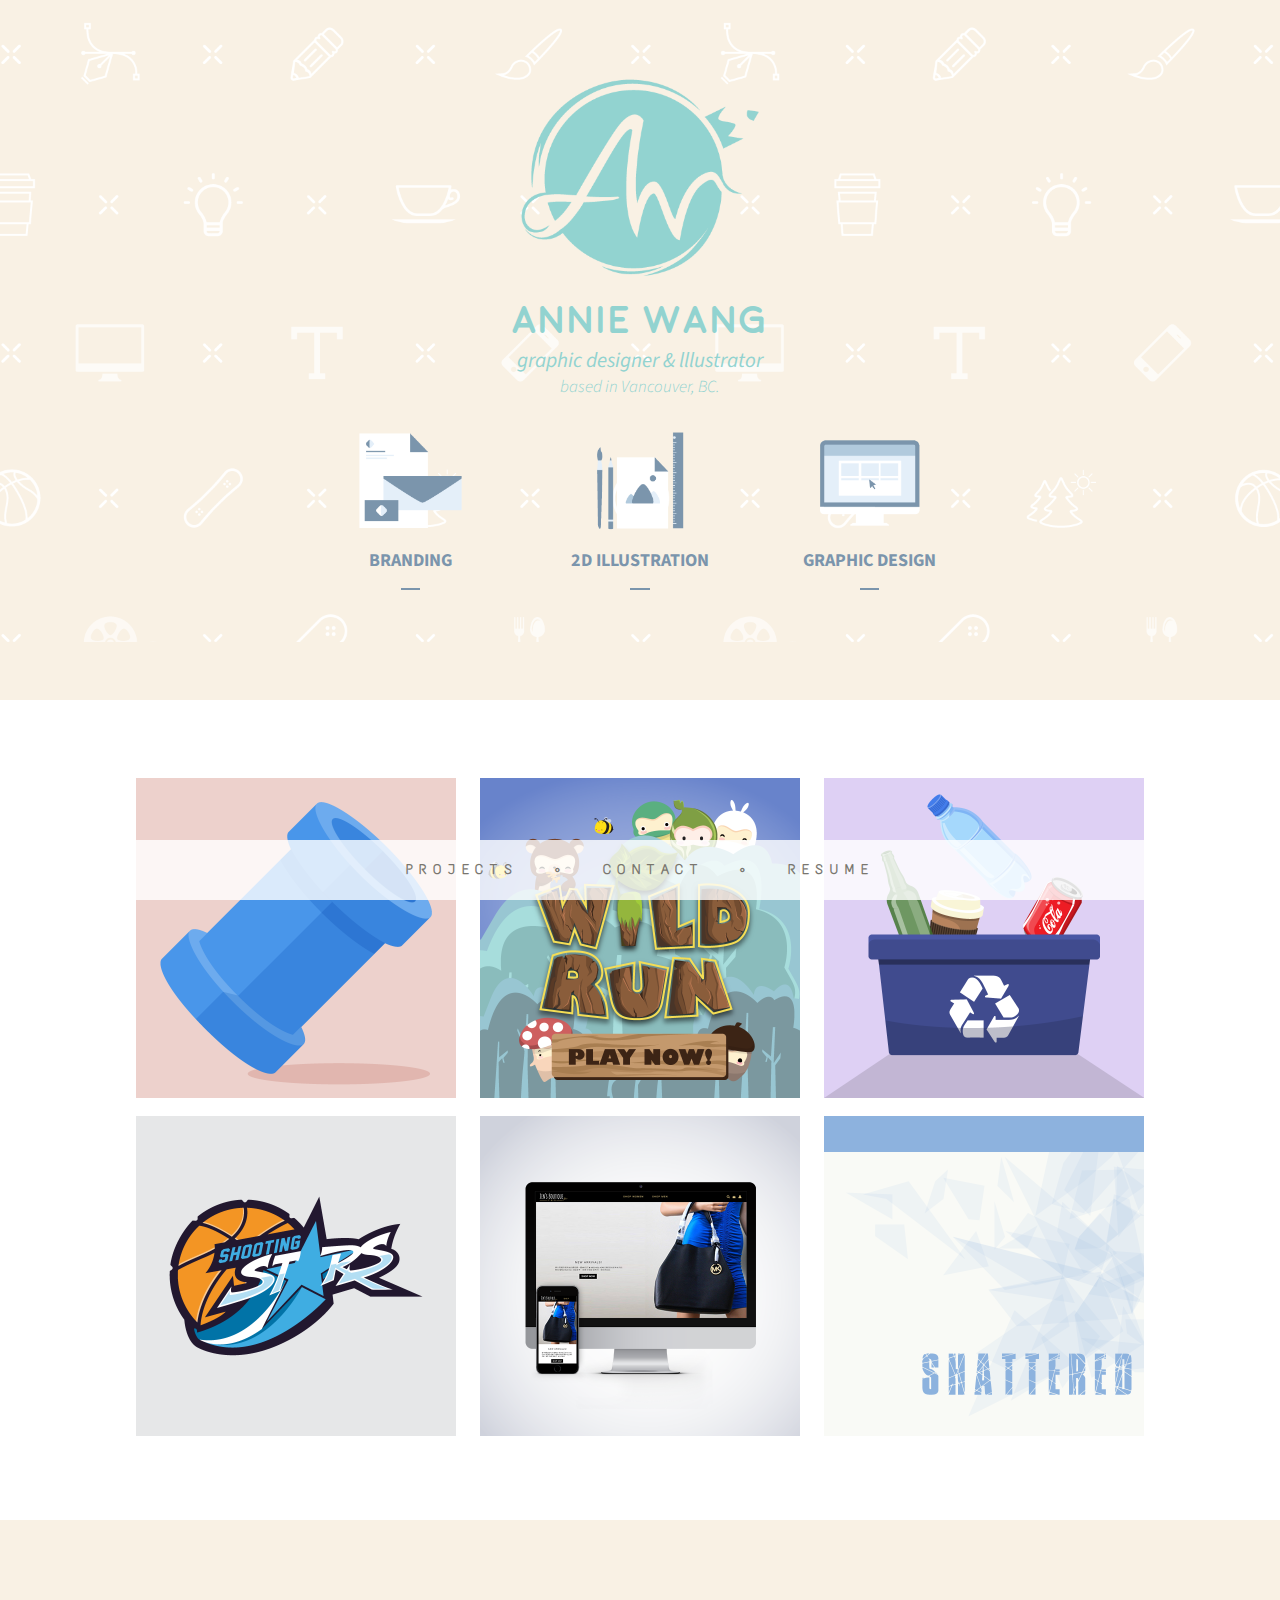
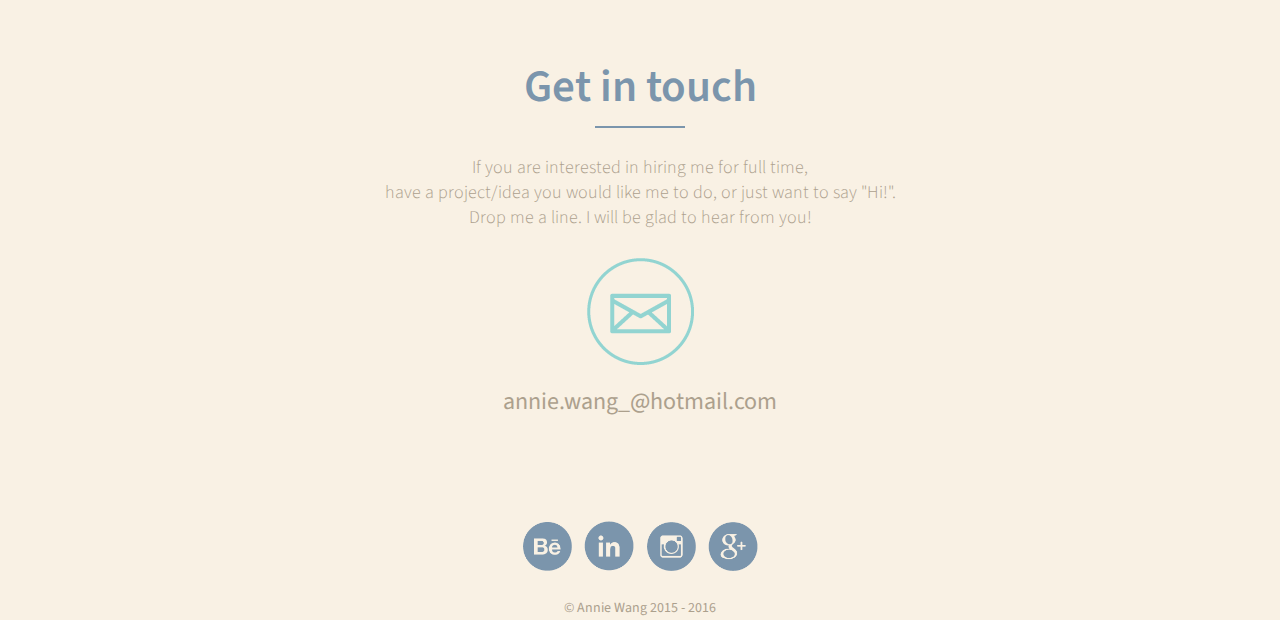
<file: index.html>
<!DOCTYPE html>
<html>
    <head>
        <title>Annie Wang</title>
        <meta charset="UTF-8">
        <meta name="viewport" content="width=device-width, initial-scale=1.0">
        <link rel="icon" href="img/AWLogo1.png" type="image/x-icon">
        <link href='//fonts.googleapis.com/css?family=Carrois+Gothic+SC|Text+Me+One' rel='stylesheet' type='text/css'>
        <link href="https://fonts.googleapis.com/css?family=Source+Sans+Pro:300,300i,400i,600" rel="stylesheet">
        <link rel="stylesheet" type="text/css" href="css/scrollnavi.css">
        <link rel="stylesheet" type="text/css" href="css/animsition.css">
    </head>
    <body>
        <div id="nav">
            <div class="container">
            <nav>
                <a href="#projects">projects</a>
                <div class="dot"> • </div>
                <a href="#contact">contact</a>
                <div class="dot"> • </div>
                <a href="doc/AnnieWangResume.pdf" onclick="target='_blank'">resume</a>
            </nav>
            </div>
        </div>
<!--         <div id="backtotop">
        <a href="#home" style="opacity: 1;">
            <img class="backtotop" src="img/BacktoTop.png" alt="back to the top">
        </a>
        </div> -->

        <div id="home">
            <div class="portfolioBG">
            <img class="logo" src="img/AWLogo.png" alt="AW">
            <h1>annie wang</h1>
            <h2 class="lable">graphic designer & lllustrator</h2>
            <p>based in Vancouver, BC.</p>

            <div class="interestLogos">
                <img src="img/branding.png" alt="Branding">
            <div class="title">
                <h2>BRANDING</h2>
                <hr class="icons">
            </div>
            </div>

            <div class="interestLogos">
                <img src="img/illustration.png" alt="2D Illustration">
            <div class="title">
                <h2>2D ILLUSTRATION</h2>
                <hr class="icons">
            </div>
            </div>

            <div class="interestLogos">
                <img src="img/graphics.png" alt="Graphic Design">
            <div class="title">
                <h2>GRAPHIC DESIGN</h2>
                <hr class="icons">
            </div>
            </div>
        </div>
        </div>

        <div id="projects">
            <div class="animsition">

                <div class="project-6">
                <div class="bbox">
                <a href="plumbypipe.html" class="animsition-link">
                    <img class="plumbypipe" src="img/PlumbyPipe.png" alt="Plumby Pipe" />
                    <div class="hover-caption-box">
                        <div class="caption">
                            <h3>plumby pipe</h3>
                            <p>2d game art</p>
                        </div>
                    </div>
                </a>
            </div>
            </div>

            <div class="project-5">
                <div class="bbox">
                <a href="wildrun.html" class="animsition-link">
                    <img class="wildrun" src="img/WildRun.png" alt="Wild Run" />
                    <div class="hover-caption-box">
                        <div class="caption">
                            <h3>wild run</h3>
                            <p>2d game art</p>
                        </div>
                    </div>
                </a>
            </div>
            </div>

            <div class="project-4">
                <div class="bbox">
                <a href="garbagefrenzy.html" class="animsition-link">
                    <img class="garbagefrenzy" src="img/GarbageFrenzy.png" alt="Garbage Frenzy" />
                    <div class="hover-caption-box">
                        <div class="caption">
                            <h3>garbage frenzy</h3>
                            <p>2d game art</p>
                        </div>
                    </div>
                </a>
            </div>
            </div>

            <div class="project-3">
                <div class="bbox">
                <a href="shootingstars.html" class="animsition-link">
                    <img class="shootingstars" src="img/ShootingStars_640x640.png" alt="Shooting Stars" />
                    <div class="hover-caption-box">
                        <div class="caption">
                            <h3>shooting stars</h3>
                            <p>logo design</p>
                        </div>
                    </div>
                </a>
            </div>
            </div>

            <div class="project-2">
                <div class="bbox">
                <a href="jensboutique.html" class="animsition-link">
                    <img src="img/JensBoutique.png" alt="Jen's Boutique" />
                    <div class="hover-caption-box">
                        <div class="caption">
                            <h3>jen's boutique</h3>
                            <p>branding/web</p>
                        </div>
                    </div>
                </a>
                </div>
            </div>

            <div class="project-1">
                <div class="bbox">
                <a href="shattered.html" class="animsition-link">
                    <img src="img/Shattered.png" alt="Shattered" />
                    <div class="hover-caption-box">
                        <div class="caption">
                            <h3>shattered</h3>
                            <p>graphic design</p>
                        </div>
                    </div>
                </a>
            </div>
            </div>

        </div>

        <div id="contact">
            <h1 class="contactText">
                Get in touch
            </h1>
            <hr>
            <p class="contactmsg">If you are interested in hiring me for full time,<br>have a project/idea you would like me to do, or just want to say "Hi!".<br>Drop me a line. I will be glad to hear from you!
            </p>

             <img src="img/Email.png" alt="Email">
                <p class="email">annie.wang_@hotmail.com</p>
            <hr class="longline">
            <div class="socialmedia">
            <a href="https://www.behance.net/AnnieWang" onclick="target='_blank'">
                <img src="img/behance.png" height="50" width="50" alt="Behance">
            </a>
            <a href="https://ca.linkedin.com/pub/annie-wang/b6/4a6/b60" onclick="target='_blank'">
                <img src="img/linkedin.png" height="50" width="50" alt="Linkedin">
            </a>
            <a href="https://instagram.com/annie_ywang/" onclick="target='_blank'">
                <img src="img/instagram.png" height="50" width="50" alt="Instagram">
            </a>
            <a href="https://plus.google.com/+AnnieWang92" onclick="target='_blank'">
                <img src="img/google+.png" height="50" width="50" alt="Google+">
            </a>
        </div>

        <p class="copyright">© Annie Wang 2015 - 2016</p>
        </div>

        <script type="text/javascript" src="js/jquery.min.js"></script>
        <script src="js/scroll_navi.js" type="text/javascript"></script>
        <script type="text/javascript">
            $("#nav").scroll_navi();
            $("#backtotop").scroll_navi();
            $(window).scroll(function() {
                if ($(this).scrollTop()) {
                    $('#backtotop:hidden').stop(true, true).fadeIn();
                } else {
                    $('#backtotop').stop(true, true).fadeOut();
                }
            });
        </script>
        <script src="js/jquery.animsition.js"></script>
        <script type="text/javascript">
        $(document).ready(function() {

            $(".animsition").animsition({

            inClass               :   'fade-in-right',
            outClass              :   'fade-out-right',
            inDuration            :    1500,
            outDuration           :    800,
            linkElement           :   '.animsition-link',
            // e.g. linkElement   :   'a:not([target="_blank"]):not([href^=#])'
            loading               :    true,
            loadingParentElement  :   'body', //animsition wrapper element
            loadingClass          :   'animsition-loading',
            unSupportCss          : [ 'animation-duration',
                              '-webkit-animation-duration',
                              '-o-animation-duration'
                            ],
            //"unSupportCss" option allows you to disable the "animsition" in case the css property in the array is not supported by your browser.
            //The default setting is to disable the "animsition" in a browser that does not support "animation-duration".

            overlay               :   false,

            overlayClass          :   'animsition-overlay-slide',
            overlayParentElement  :   'body'
            });
        });
        </script>
    </body>
</html>
</file>
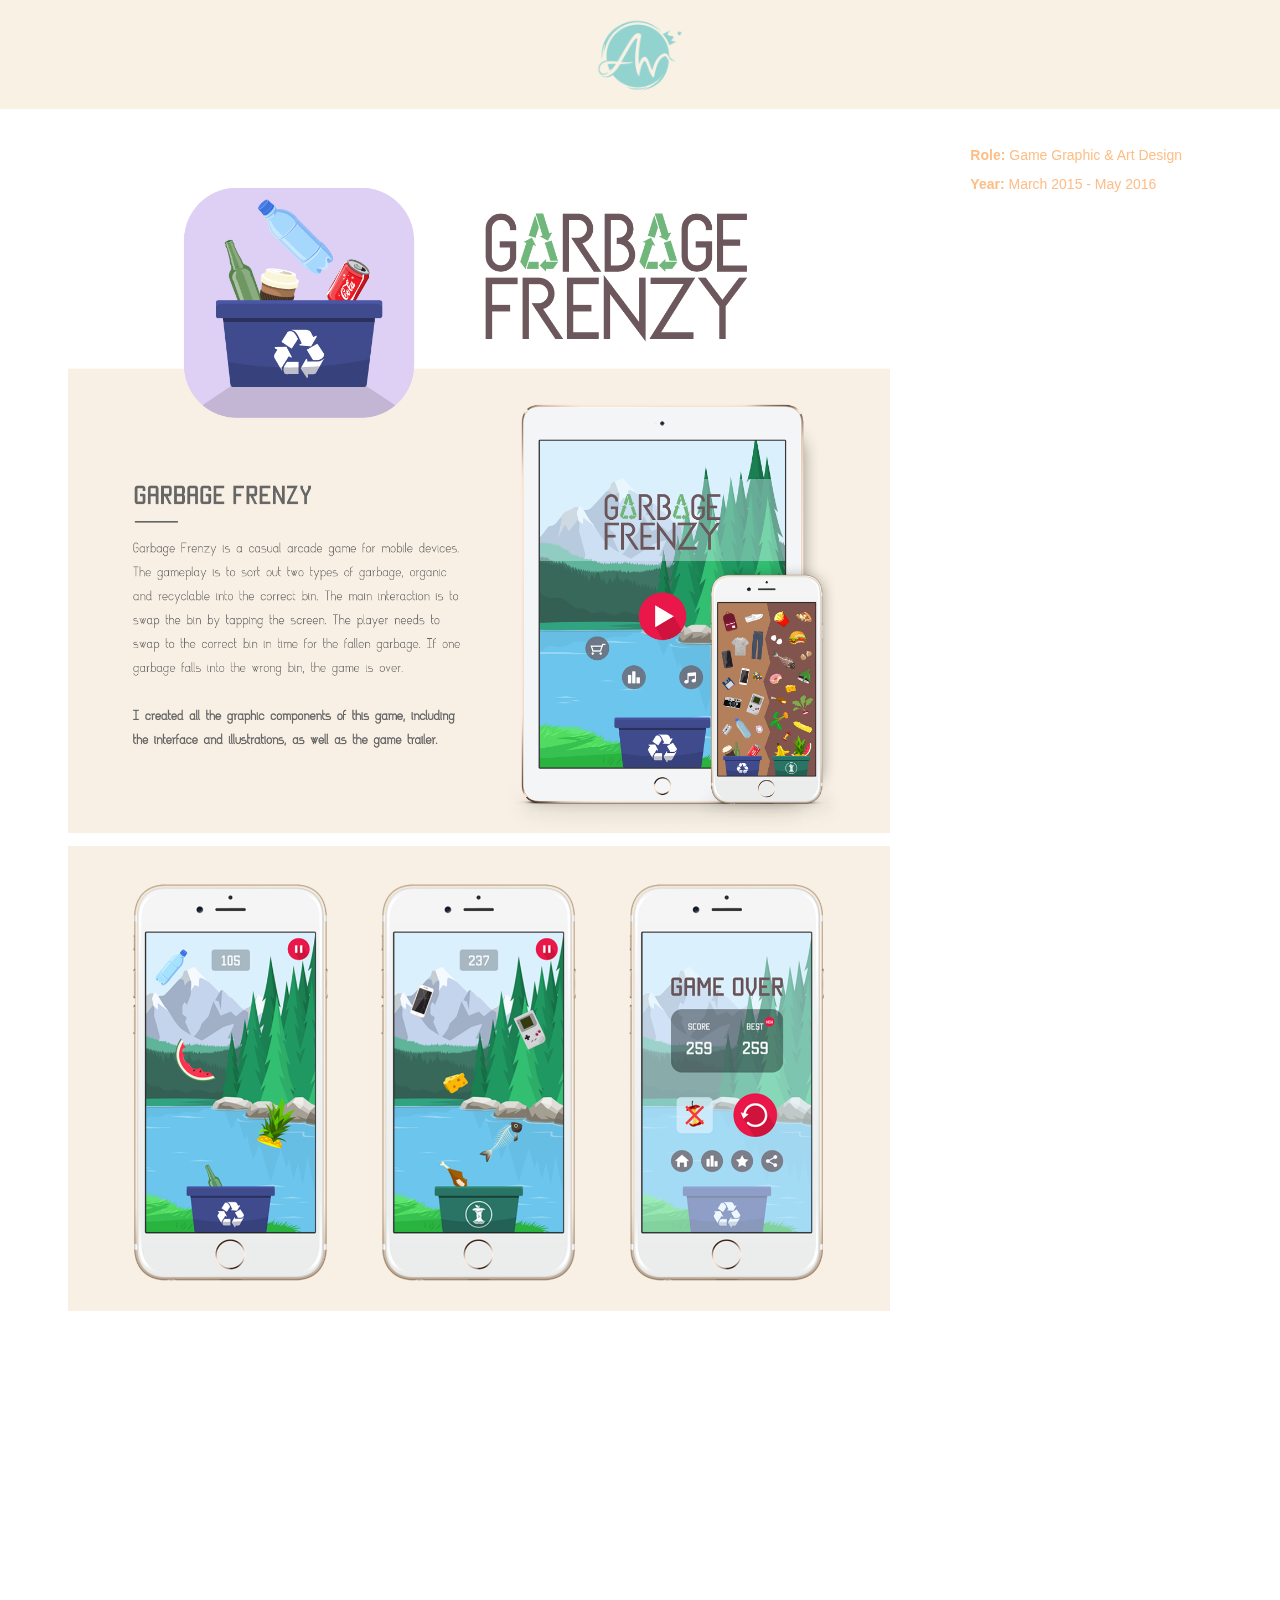
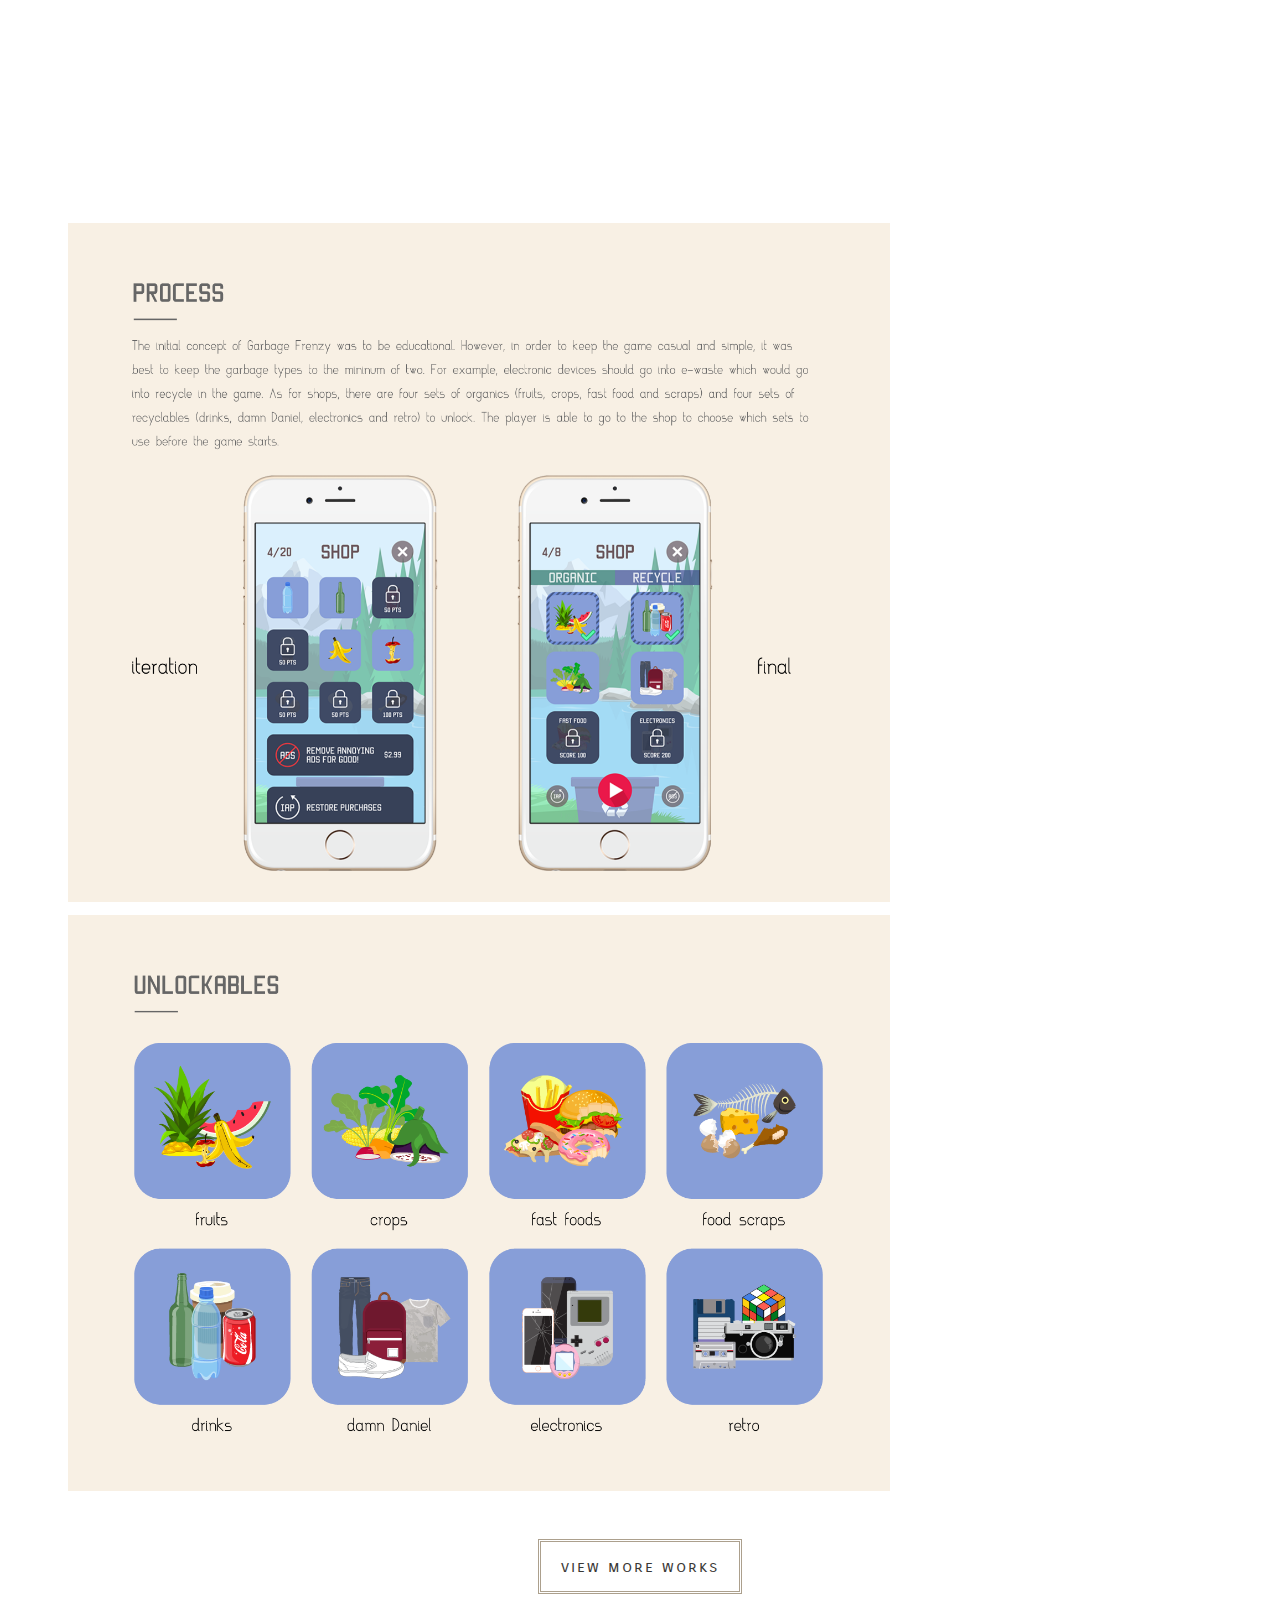
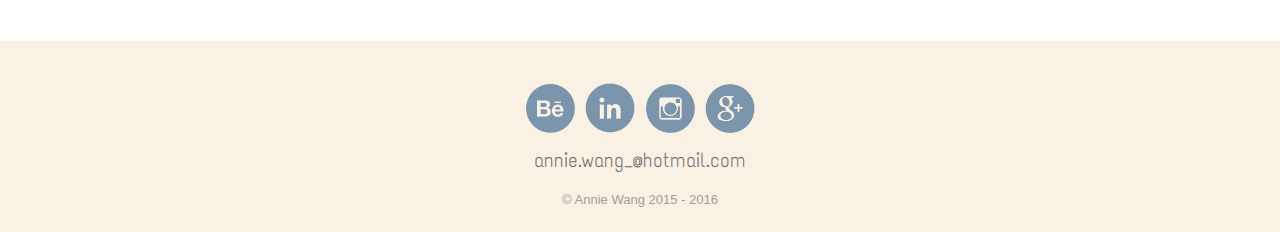
<file: garbagefrenzy.html>
<!DOCTYPE html>
<html>
    <head>
        <title>Garbage Frenzy</title>
        <meta charset="UTF-8">
        <meta name="viewport" content="width=device-width, initial-scale=1.0">
        <link rel="icon" href="img/AWLogo1.png" type="image/x-icon">
        <link href='//fonts.googleapis.com/css?family=Carrois+Gothic+SC|Text+Me+One' rel='stylesheet' type='text/css'>
        <link rel="stylesheet" type="text/css" href="css/projects.css">
        <link rel="stylesheet" type="text/css" href="css/animsition.css">
    </head>
    <body>
        <header>
            <div class="animsition">
            <a href="index.html" class="animsition-link">
                <img class="logo" src="img/AWLogo.png" alt="Annie Wang">
            </a>
            </div>
        </header>

            <div class="project-meta">
                <p><strong class="strong">Role: </strong>Game Graphic & Art Design</p>
                <p><strong class="strong">Year: </strong>March 2015 - May 2016</p>
            </div>

            <div class="image-list">
                <img src="img/GarbageFrenzy_Intro.png" alt="Garbage Frenzy Intro" />
                <img src="img/GarbageFrenzy_Gameplay.png" alt="Garbage Frenzy Game Play Screenshots" />

                <iframe width="1920" height="1080" src="https://www.youtube.com/embed/e6MQSgGNMlY" frameborder="0" allowfullscreen></iframe>

                <img src="img/GarbageFrenzy_Process.png" alt="Garbage Frenzy Process" />
                <img src="img/GarbageFrenzy_Unlockables.png" alt="Garbage Frenzy Unlockables" />
            </div>

            <div>
                <div class="btnpos">
                    <a class="btn" href="index.html#works">
                        view more works
                    </a>
                </div>
            </div>

        <div class="footer">
            <div class="contact">
            <a href="https://www.behance.net/AnnieWang" onclick="target='_blank'">
                <img src="img/behance.png" height="50" width="50" alt="Behance">
            </a>
            <a href="https://ca.linkedin.com/pub/annie-wang/b6/4a6/b60" onclick="target='_blank'">
                <img src="img/linkedin.png" height="50" width="50" alt="Linkedin">
            </a>
            <a href="https://instagram.com/annie_ywang/" onclick="target='_blank'">
                <img src="img/instagram.png" height="50" width="50" alt="Instagram">
            </a>
            <a href="https://plus.google.com/+AnnieWang92" onclick="target='_blank'">
                <img src="img/google+.png" height="50" width="50" alt="Google+">
            </a>
            <p>annie.wang_@hotmail.com</p>
            <p class="copyright">© Annie Wang 2015 - 2016</p>
        </div>
        </div>

        <script type="text/javascript" src="js/jquery.min.js"></script>
        <script src="js/jquery.animsition.js"></script>
        <script type="text/javascript">
        $(document).ready(function() {

            $(".animsition").animsition({

            inClass               :   'flip-in-y',
            outClass              :   'flip-out-y',
            inDuration            :    1500,
            outDuration           :    800,
            linkElement           :   '.animsition-link',
            // e.g. linkElement   :   'a:not([target="_blank"]):not([href^=#])'
            loading               :    true,
            loadingParentElement  :   'body', //animsition wrapper element
            loadingClass          :   'animsition-loading',
            unSupportCss          : [ 'animation-duration',
                              '-webkit-animation-duration',
                              '-o-animation-duration'
                            ],
            //"unSupportCss" option allows you to disable the "animsition" in case the css property in the array is not supported by your browser.
            //The default setting is to disable the "animsition" in a browser that does not support "animation-duration".

            overlay               :   false,

            overlayClass          :   'animsition-overlay-slide',
            overlayParentElement  :   'body'
            });
        });
        </script>

    </body>
</html>
</file>
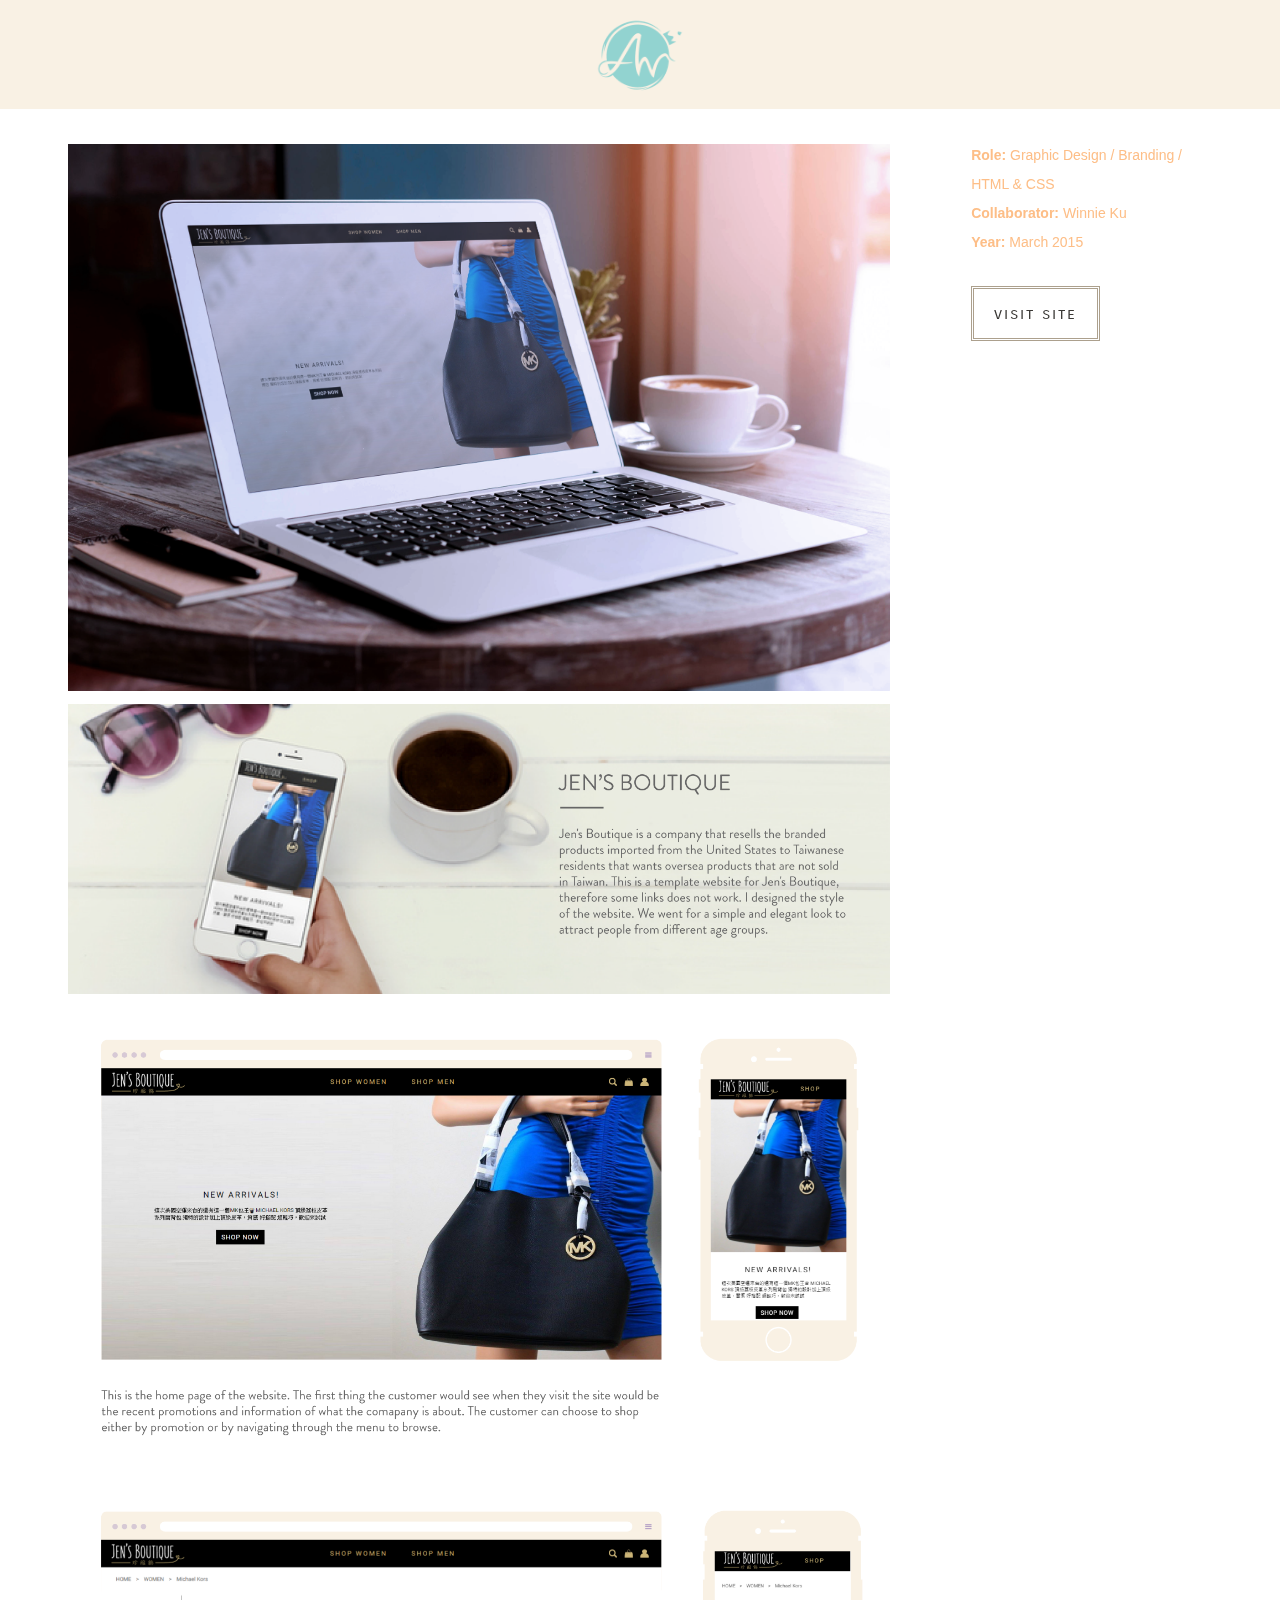
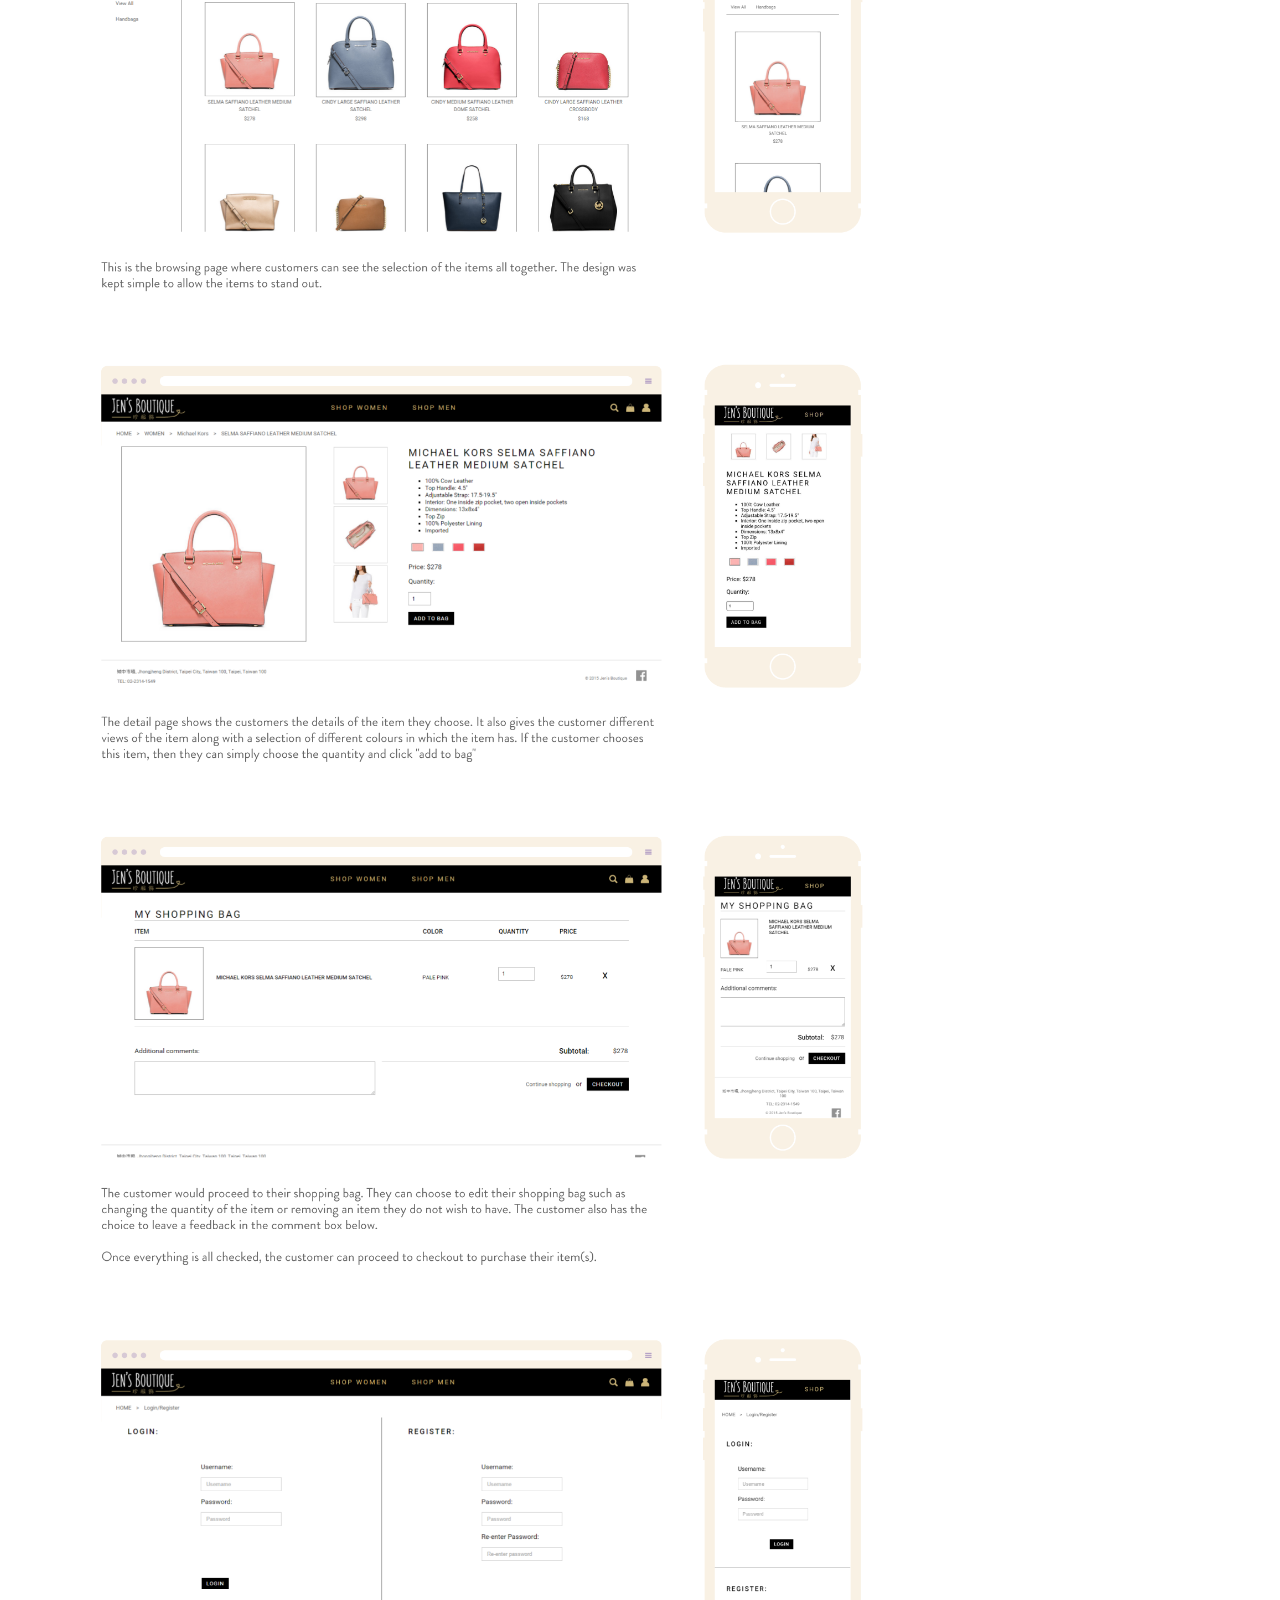
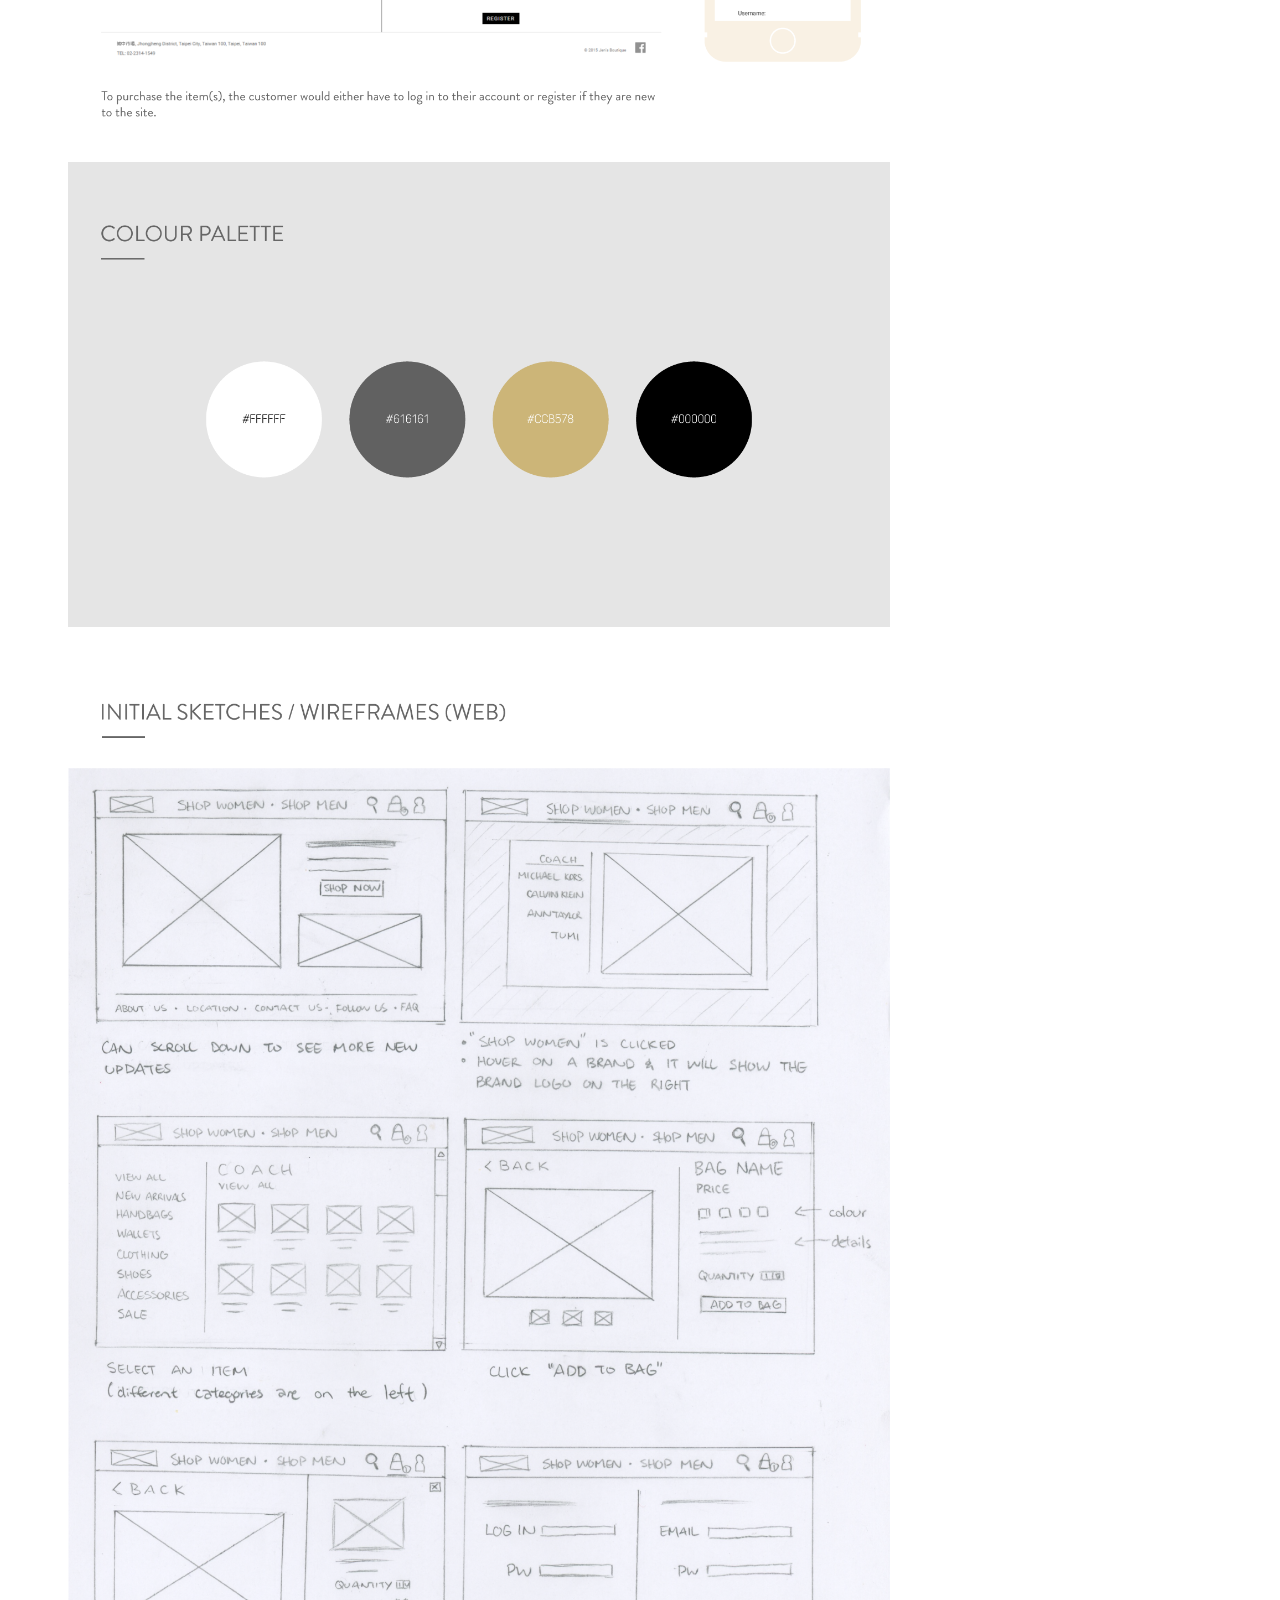
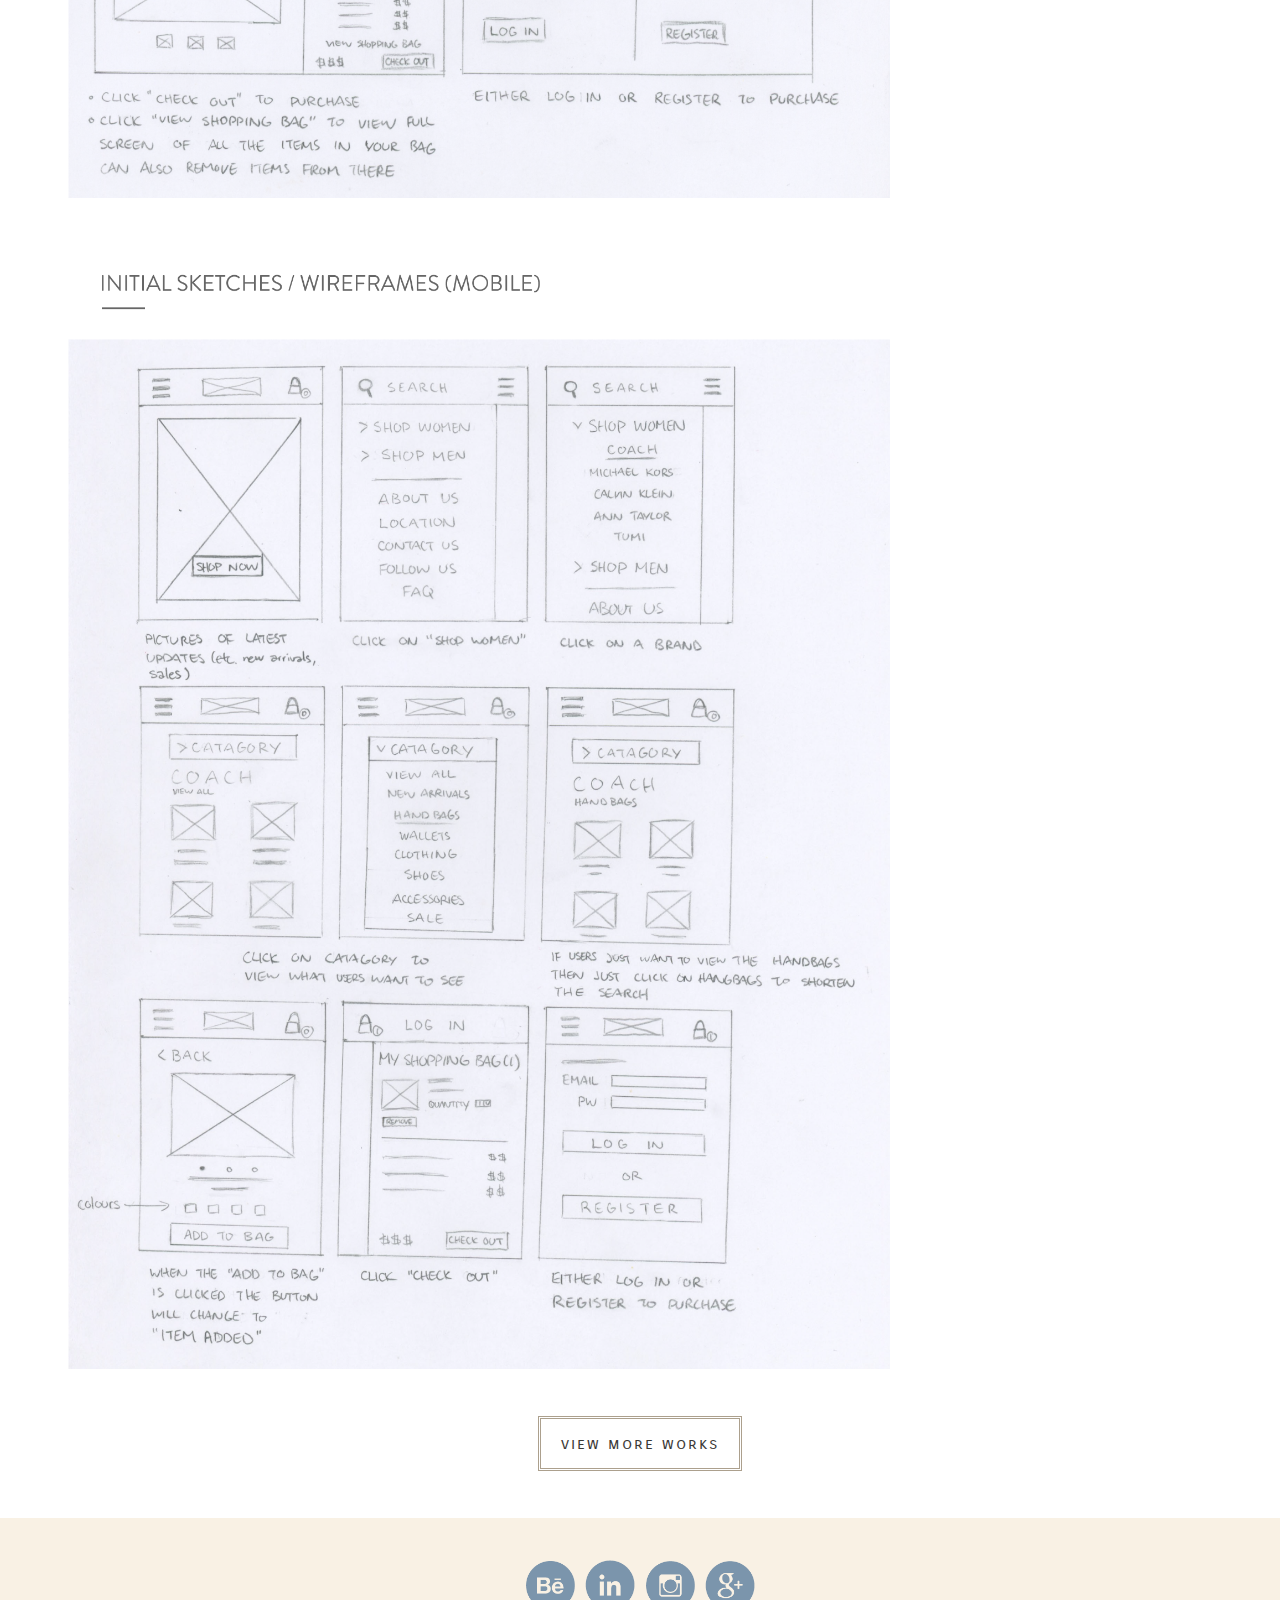
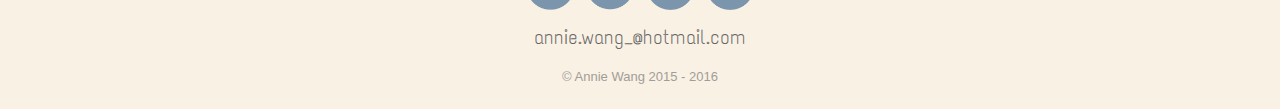
<file: jensboutique.html>
<!DOCTYPE html>
<html>
    <head>
        <title>Jen's Boutique</title>
        <meta charset="UTF-8">
        <meta name="viewport" content="width=device-width, initial-scale=1.0">
        <link rel="icon" href="img/AWLogo1.png" type="image/x-icon">
        <link href='//fonts.googleapis.com/css?family=Carrois+Gothic+SC|Text+Me+One' rel='stylesheet' type='text/css'>
        <link rel="stylesheet" type="text/css" href="css/projects.css">
        <link rel="stylesheet" type="text/css" href="css/animsition.css">
    </head>
    <body>
        <header>
            <div class="animsition">
            <a href="index.html" class="animsition-link">
                <img class="logo" src="img/AWLogo.png" alt="Annie Wang">
            </a>
            </div>
        </header>

            <div class="project-meta">
                <p><strong class="strong">Role: </strong> Graphic Design / Branding /</p>
                <p>HTML & CSS</p>
                <p><strong class="strong">Collaborator: </strong> Winnie Ku</p>
                <p><strong class="strong">Year: </strong> March 2015</p>
                <a class="btn" href="http://panda-pi.github.io/P02-Company/index.html" onclick="target='_blank'">visit site
                </a>
            </div>

            <div class="image-list">
                <img src="img/JensBoutique_Intro01.png" alt="Jen's Boutique web" />
                <img src="img/JensBoutique_Intro02.png" alt="Jen's Boutique Intro" />
                <img src="img/JensBoutique_Home.png" alt="Jen's Boutique home page" />
                <img src="img/JensBoutique_Browse.png" alt="Jen's Boutique browse page" />
                <img src="img/JensBoutique_Detail.png" alt="Jen's Boutique detail page" />
                <img src="img/JensBoutique_Cart.png" alt="Jen's Boutique my shopping bag page" />
                <img src="img/JensBoutique_Login.png" alt="Jen's Boutique log in and register page" />
                <img src="img/JensBoutique_ColourPalette.png" alt="Jen's Boutique colour palette" />
                <img src="img/JensBoutique_Sketches(web).png" alt="Jen's Boutique sketches/wireframes for web" />
                <img src="img/JensBoutique_Sketches(mobile).png" alt="Jen's Boutique sketches/wireframes for mobile" />
            </div>

            <div>
                <div class="btnpos">
                    <a class="btn" href="index.html#works">
                        view more works
                    </a>
                </div>
            </div>

        <div class="footer">
            <div class="contact">
            <a href="https://www.behance.net/AnnieWang" onclick="target='_blank'">
                <img src="img/behance.png" height="50" width="50" alt="Behance">
            </a>
            <a href="https://ca.linkedin.com/pub/annie-wang/b6/4a6/b60" onclick="target='_blank'">
                <img src="img/linkedin.png" height="50" width="50" alt="Linkedin">
            </a>
            <a href="https://instagram.com/annie_ywang/" onclick="target='_blank'">
                <img src="img/instagram.png" height="50" width="50" alt="Instagram">
            </a>
            <a href="https://plus.google.com/+AnnieWang92" onclick="target='_blank'">
                <img src="img/google+.png" height="50" width="50" alt="Google+">
            </a>
            <p>annie.wang_@hotmail.com</p>
            <p class="copyright">© Annie Wang 2015 - 2016</p>
        </div>
        </div>

        <script type="text/javascript" src="js/jquery.min.js"></script>
        <script src="js/jquery.animsition.js"></script>
        <script type="text/javascript">
        $(document).ready(function() {

            $(".animsition").animsition({

            inClass               :   'flip-in-y',
            outClass              :   'flip-out-y',
            inDuration            :    1500,
            outDuration           :    800,
            linkElement           :   '.animsition-link',
            // e.g. linkElement   :   'a:not([target="_blank"]):not([href^=#])'
            loading               :    true,
            loadingParentElement  :   'body', //animsition wrapper element
            loadingClass          :   'animsition-loading',
            unSupportCss          : [ 'animation-duration',
                              '-webkit-animation-duration',
                              '-o-animation-duration'
                            ],
            //"unSupportCss" option allows you to disable the "animsition" in case the css property in the array is not supported by your browser.
            //The default setting is to disable the "animsition" in a browser that does not support "animation-duration".

            overlay               :   false,

            overlayClass          :   'animsition-overlay-slide',
            overlayParentElement  :   'body'
            });
        });
        </script>

    </body>
</html>
</file>
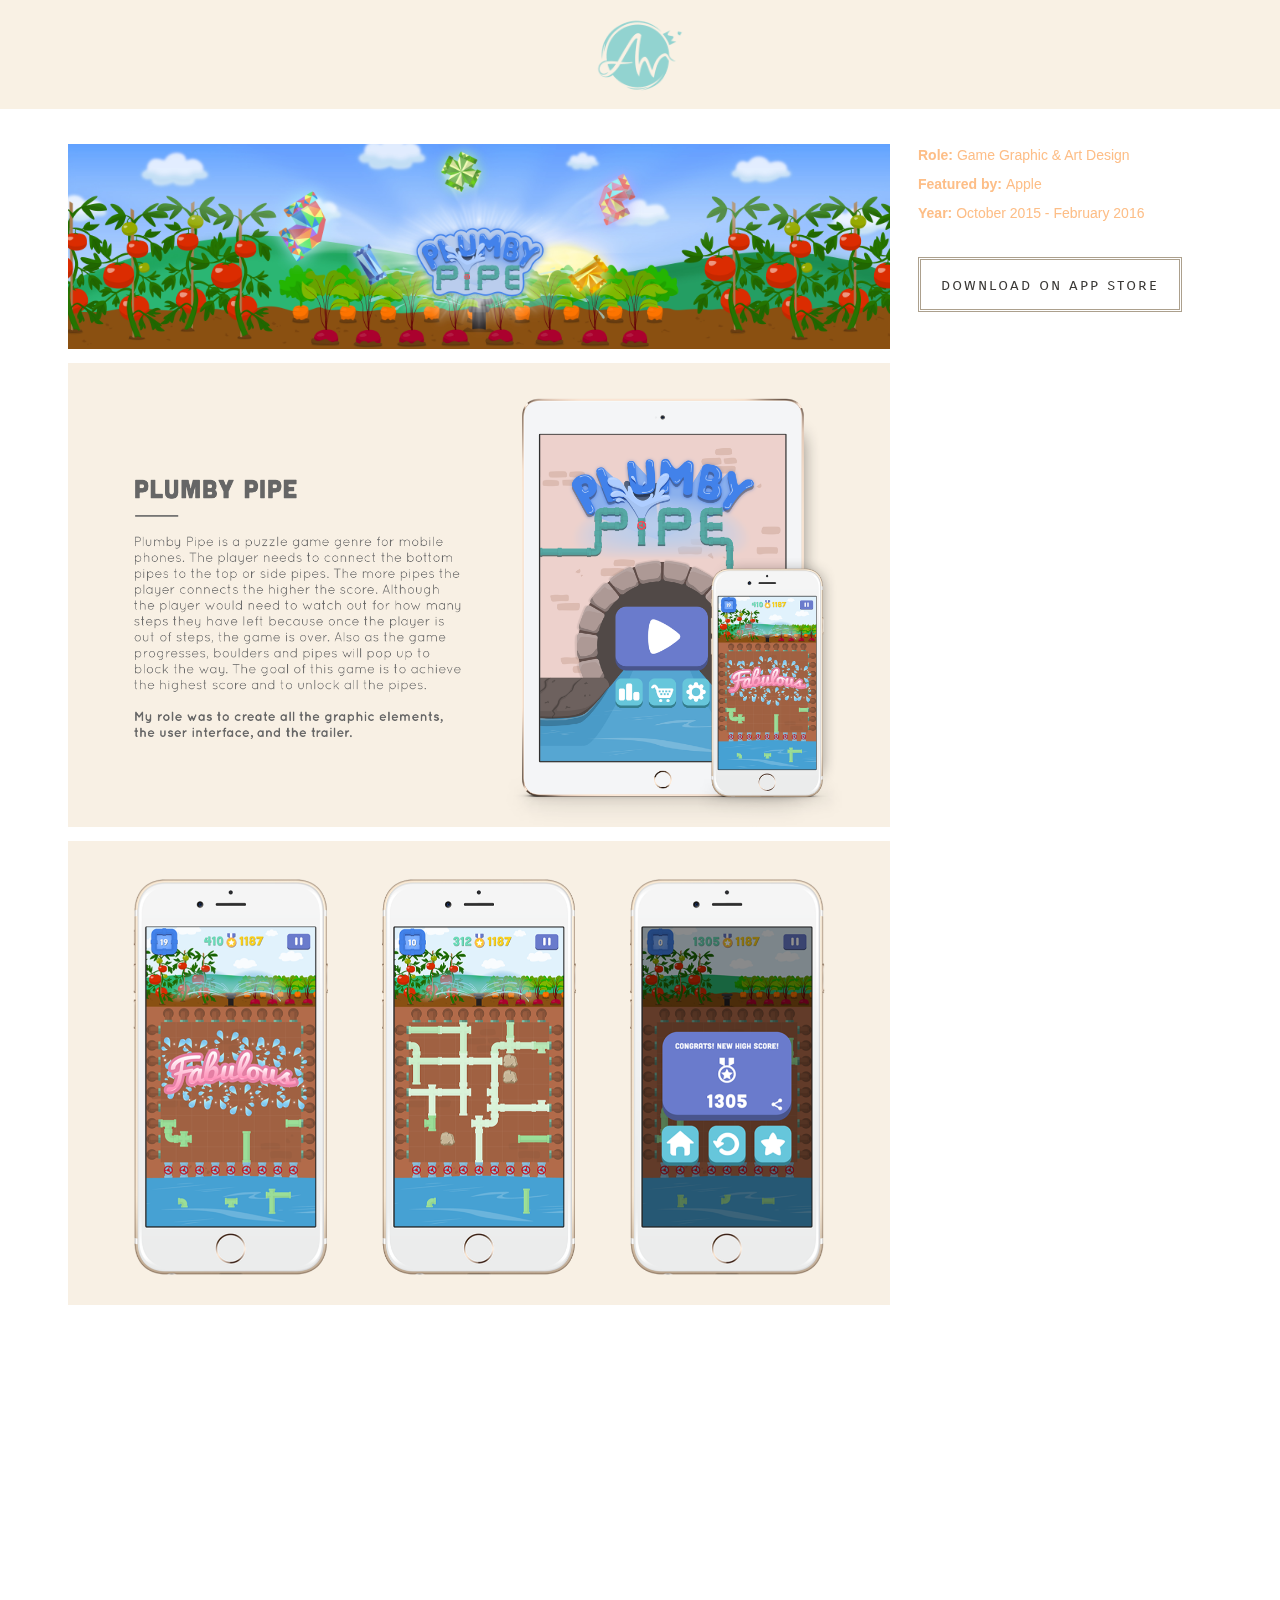
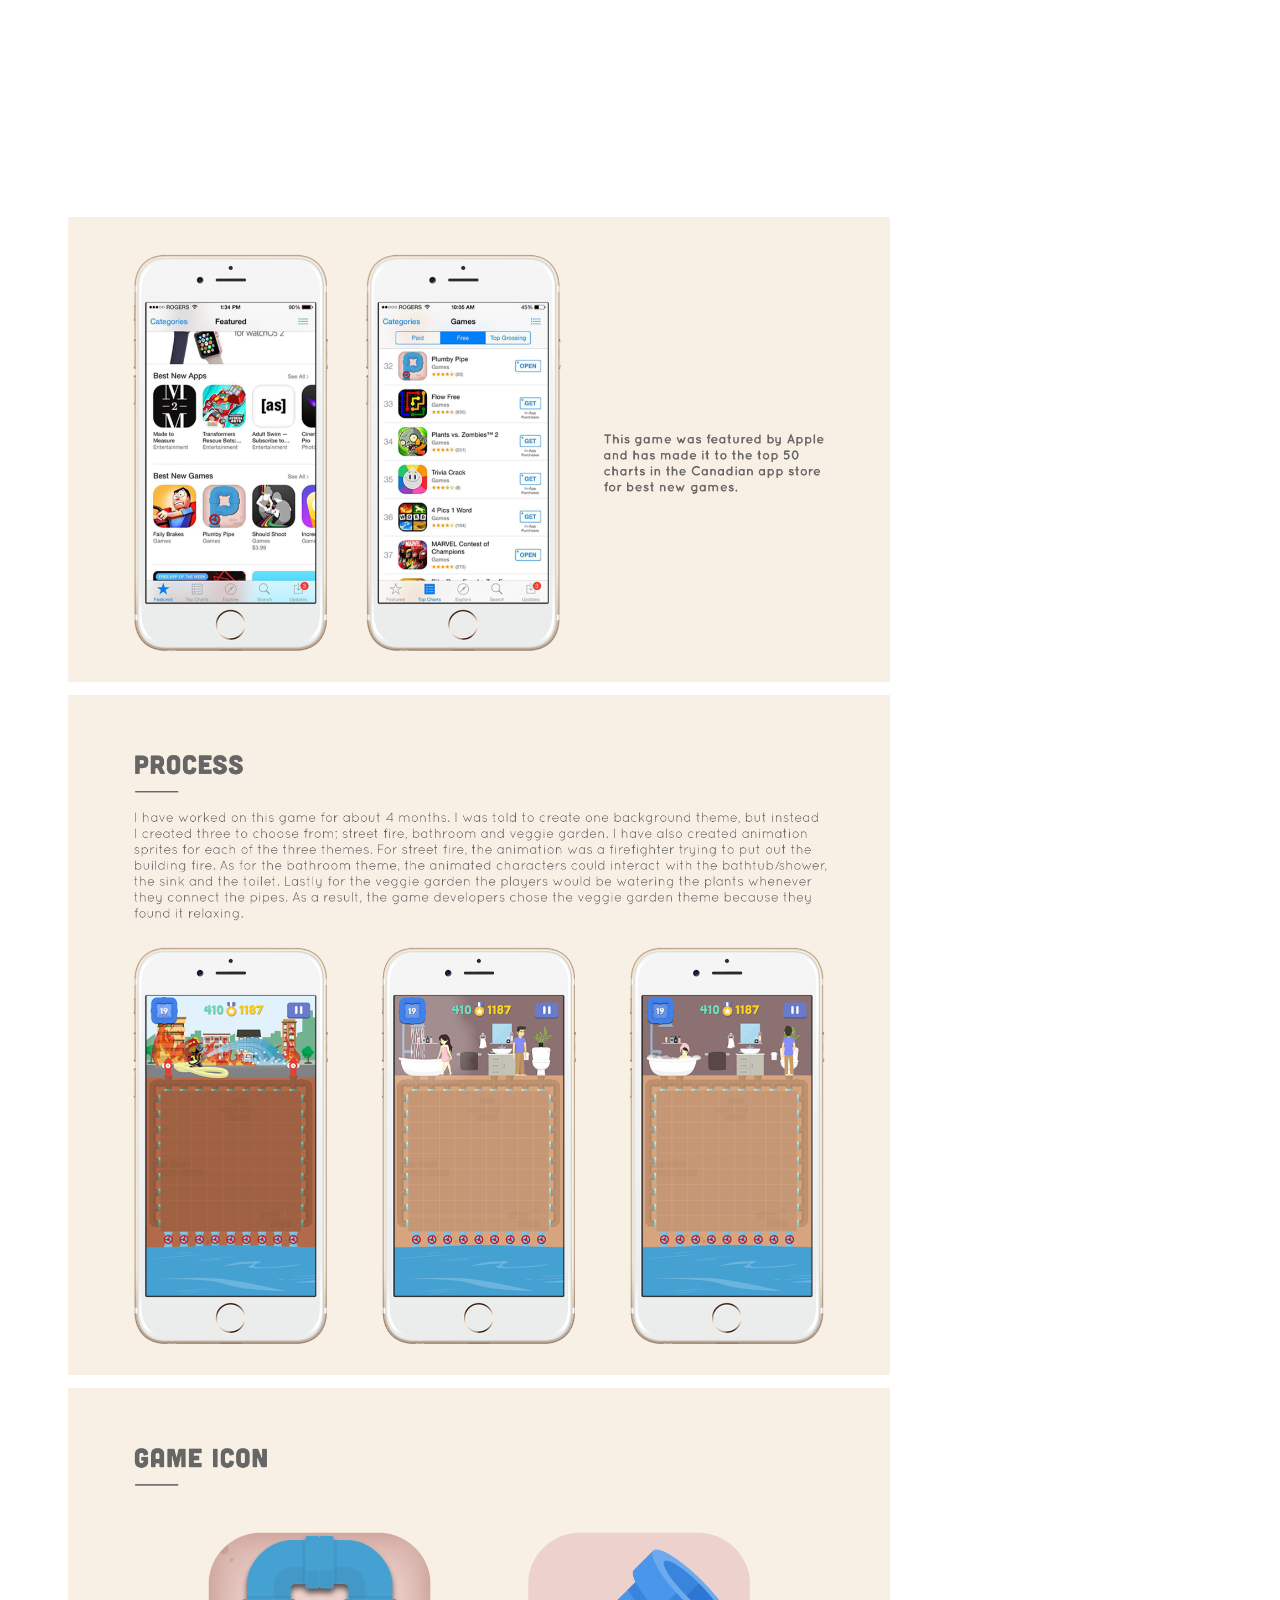
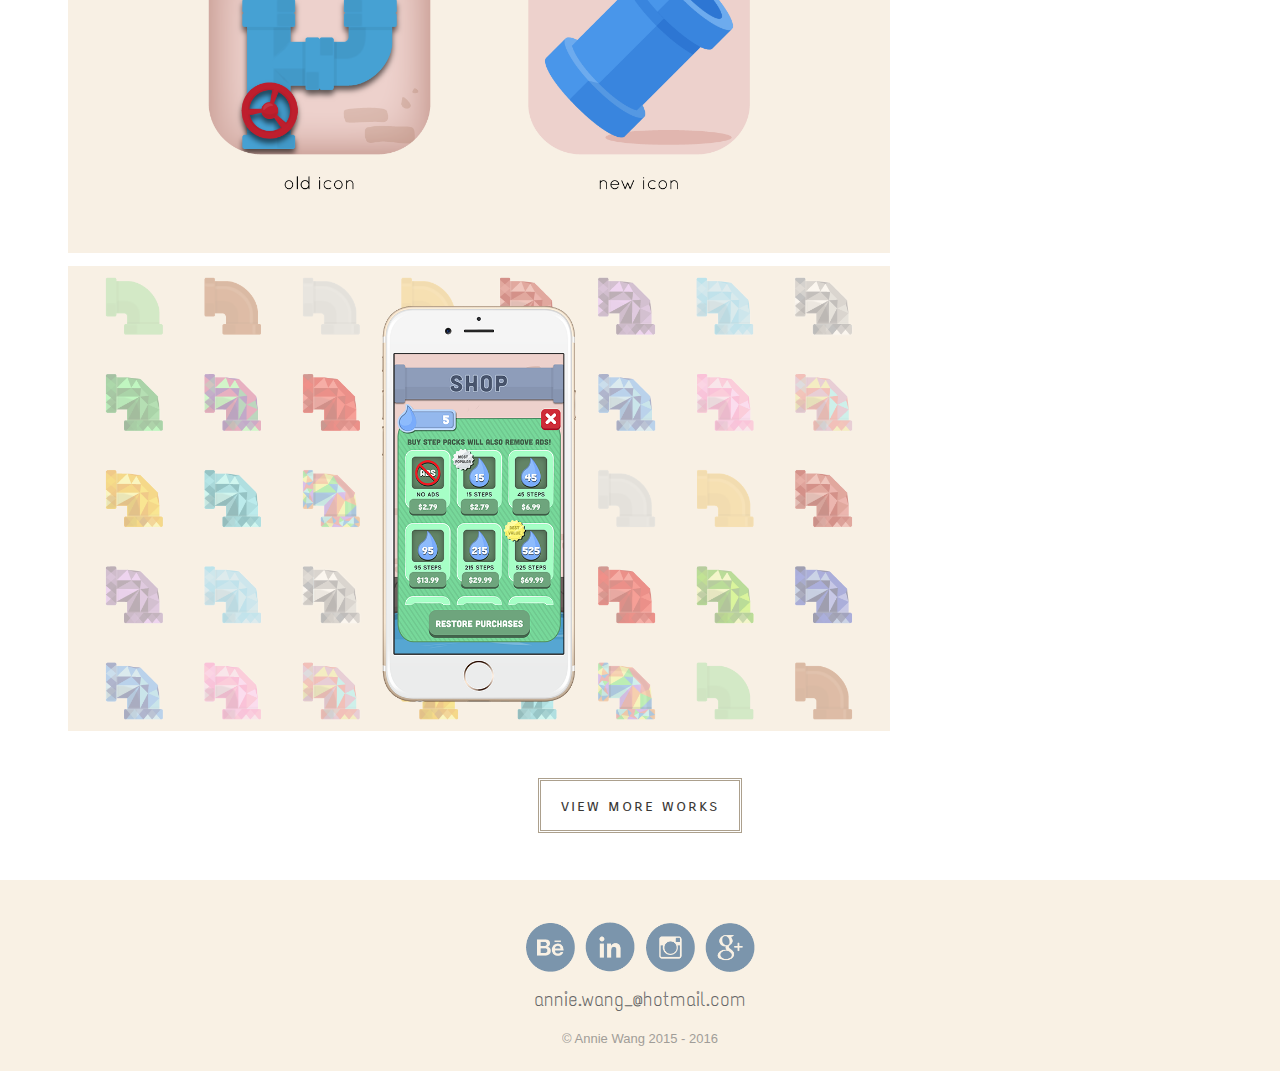
<file: plumbypipe.html>
<!DOCTYPE html>
<html>
    <head>
        <title>Plumby Pipe</title>
        <meta charset="UTF-8">
        <meta name="viewport" content="width=device-width, initial-scale=1.0">
        <link rel="icon" href="img/AWLogo1.png" type="image/x-icon">
        <link href='//fonts.googleapis.com/css?family=Carrois+Gothic+SC|Text+Me+One' rel='stylesheet' type='text/css'>
        <link rel="stylesheet" type="text/css" href="css/projects.css">
        <link rel="stylesheet" type="text/css" href="css/animsition.css">
    </head>
    <body>
        <header>
            <div class="animsition">
            <a href="index.html" class="animsition-link">
                <img class="logo" src="img/AWLogo.png" alt="Annie Wang">
            </a>
            </div>
        </header>
        
            <div class="project-meta">
                <p><strong class="strong">Role: </strong>Game Graphic & Art Design</p>
                <p><strong class="strong">Featured by: </strong>Apple</p>
                <p><strong class="strong">Year: </strong>October 2015 - February 2016</p>
                <a class="btn" href="https://itunes.apple.com/ca/app/plumby-pipe/id1063802769?mt=8" onclick="target='_blank'">download on app store
                </a>
            </div>

            <div class="image-list">
                <img src="img/Featuring-Art-PlumbyPipe.jpg" alt="Plumby Pipe Featuring Art" />
                <img src="img/PlumbyPipe_Intro.png" alt="Plumby Pipe Intro" />
                <img src="img/PlumbyPipe_Gameplay.png" alt="Plumby Pipe Game Play Screenshots" />

                <iframe width="1920" height="1080" src="https://www.youtube.com/embed/lhWKwJ5aA6c" frameborder="0" allowfullscreen></iframe>

                <img src="img/PlumbyPipe_Featured.png" alt="Plumby Pipe Featured by Apple" />
                <img src="img/PlumbyPipe_Process.png" alt="Plumby Pipe Process" />
                <img src="img/PlumbyPipe_GameIcon.png" alt="Plumby Pipe Game Icon" />
                <img src="img/PlumbyPipe_ShopUI.png" alt="Plumby Pipe Shop User Interface" />
            </div>

            <div>
                <div class="btnpos">
                    <a class="btn" href="index.html#works">
                        view more works
                    </a>
                </div>
            </div>

        <div class="footer">
            <div class="contact">
            <a href="https://www.behance.net/AnnieWang" onclick="target='_blank'">
                <img src="img/behance.png" height="50" width="50" alt="Behance">
            </a>
            <a href="https://ca.linkedin.com/pub/annie-wang/b6/4a6/b60" onclick="target='_blank'">
                <img src="img/linkedin.png" height="50" width="50" alt="Linkedin">
            </a>
            <a href="https://instagram.com/annie_ywang/" onclick="target='_blank'">
                <img src="img/instagram.png" height="50" width="50" alt="Instagram">
            </a>
            <a href="https://plus.google.com/+AnnieWang92" onclick="target='_blank'">
                <img src="img/google+.png" height="50" width="50" alt="Google+">
            </a>
            <p>annie.wang_@hotmail.com</p>
            <p class="copyright">© Annie Wang 2015 - 2016</p>
        </div>
        </div>

        <script type="text/javascript" src="js/jquery.min.js"></script>
        <script src="js/jquery.animsition.js"></script>
        <script type="text/javascript">
        $(document).ready(function() {

            $(".animsition").animsition({

            inClass               :   'flip-in-y',
            outClass              :   'flip-out-y',
            inDuration            :    1500,
            outDuration           :    800,
            linkElement           :   '.animsition-link',
            // e.g. linkElement   :   'a:not([target="_blank"]):not([href^=#])'
            loading               :    true,
            loadingParentElement  :   'body', //animsition wrapper element
            loadingClass          :   'animsition-loading',
            unSupportCss          : [ 'animation-duration',
                              '-webkit-animation-duration',
                              '-o-animation-duration'
                            ],
            //"unSupportCss" option allows you to disable the "animsition" in case the css property in the array is not supported by your browser.
            //The default setting is to disable the "animsition" in a browser that does not support "animation-duration".

            overlay               :   false,

            overlayClass          :   'animsition-overlay-slide',
            overlayParentElement  :   'body'
            });
        });
        </script>

    </body>
</html>
</file>
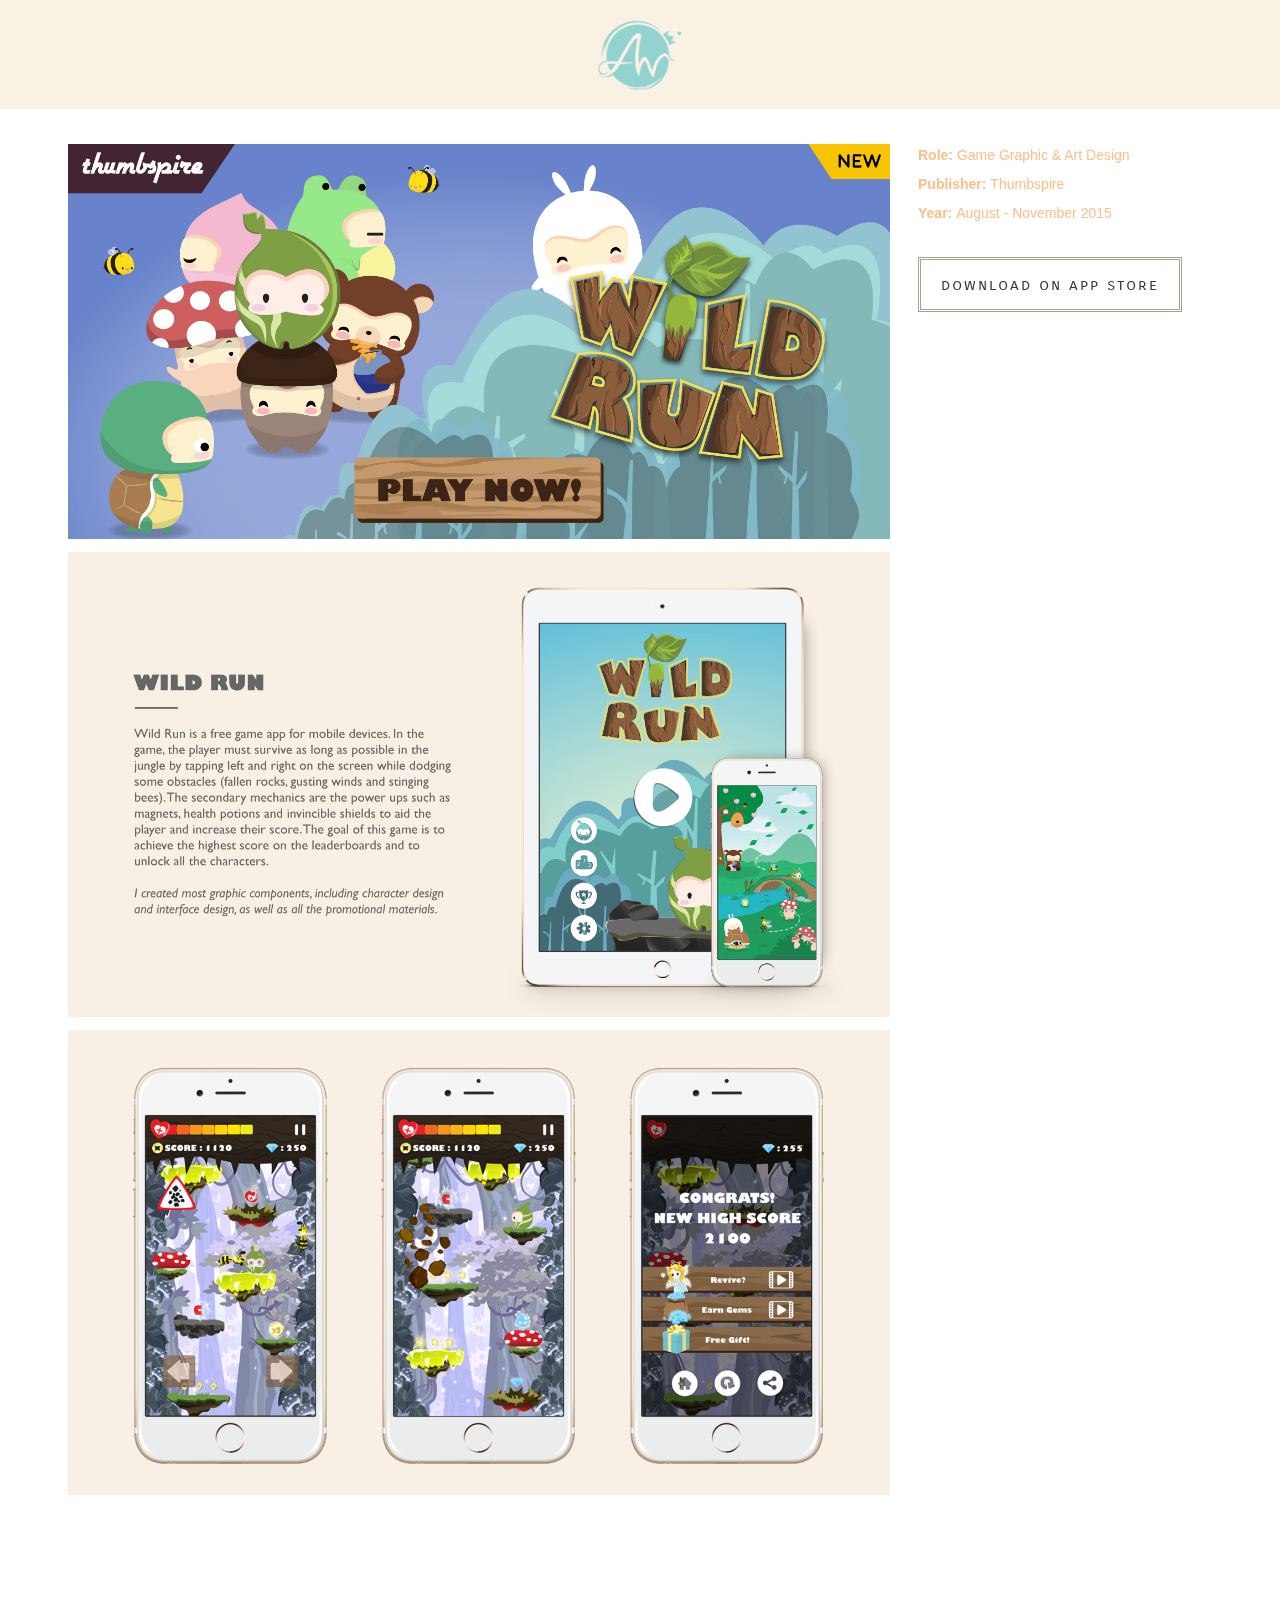
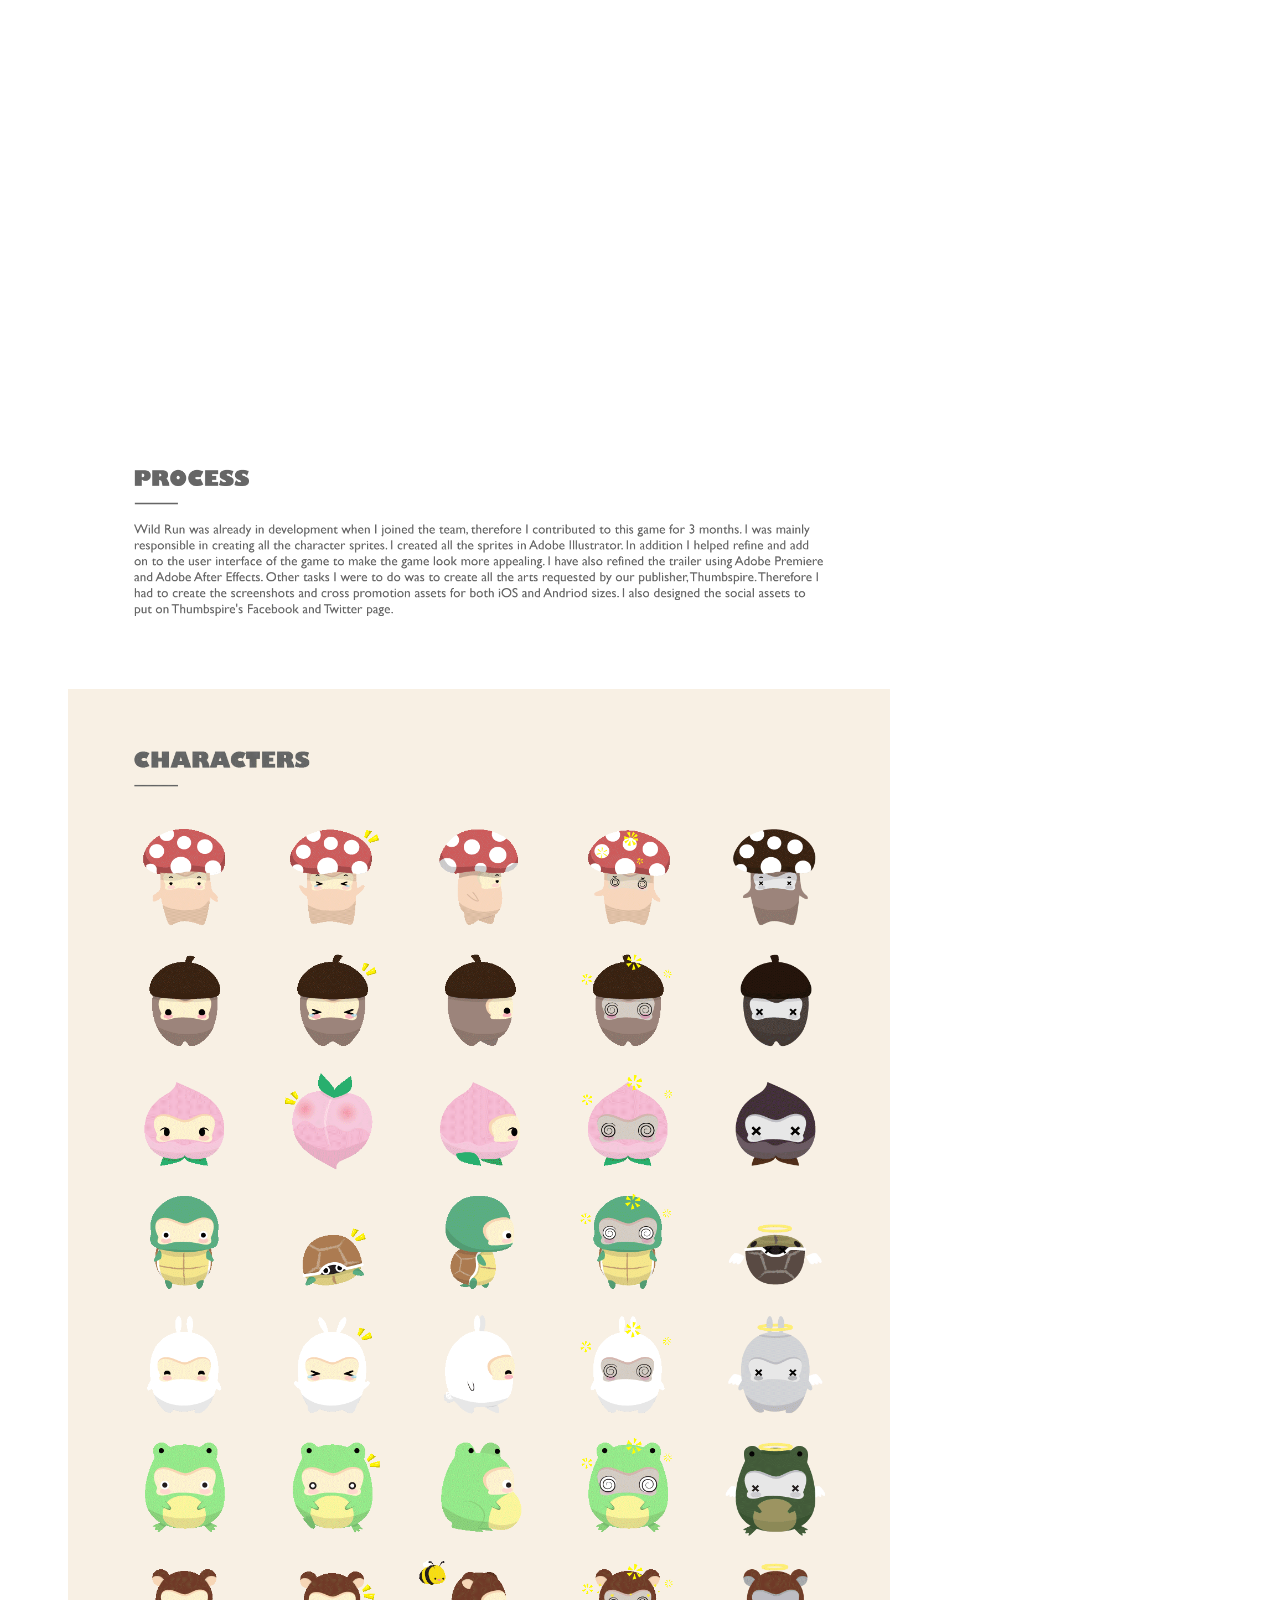
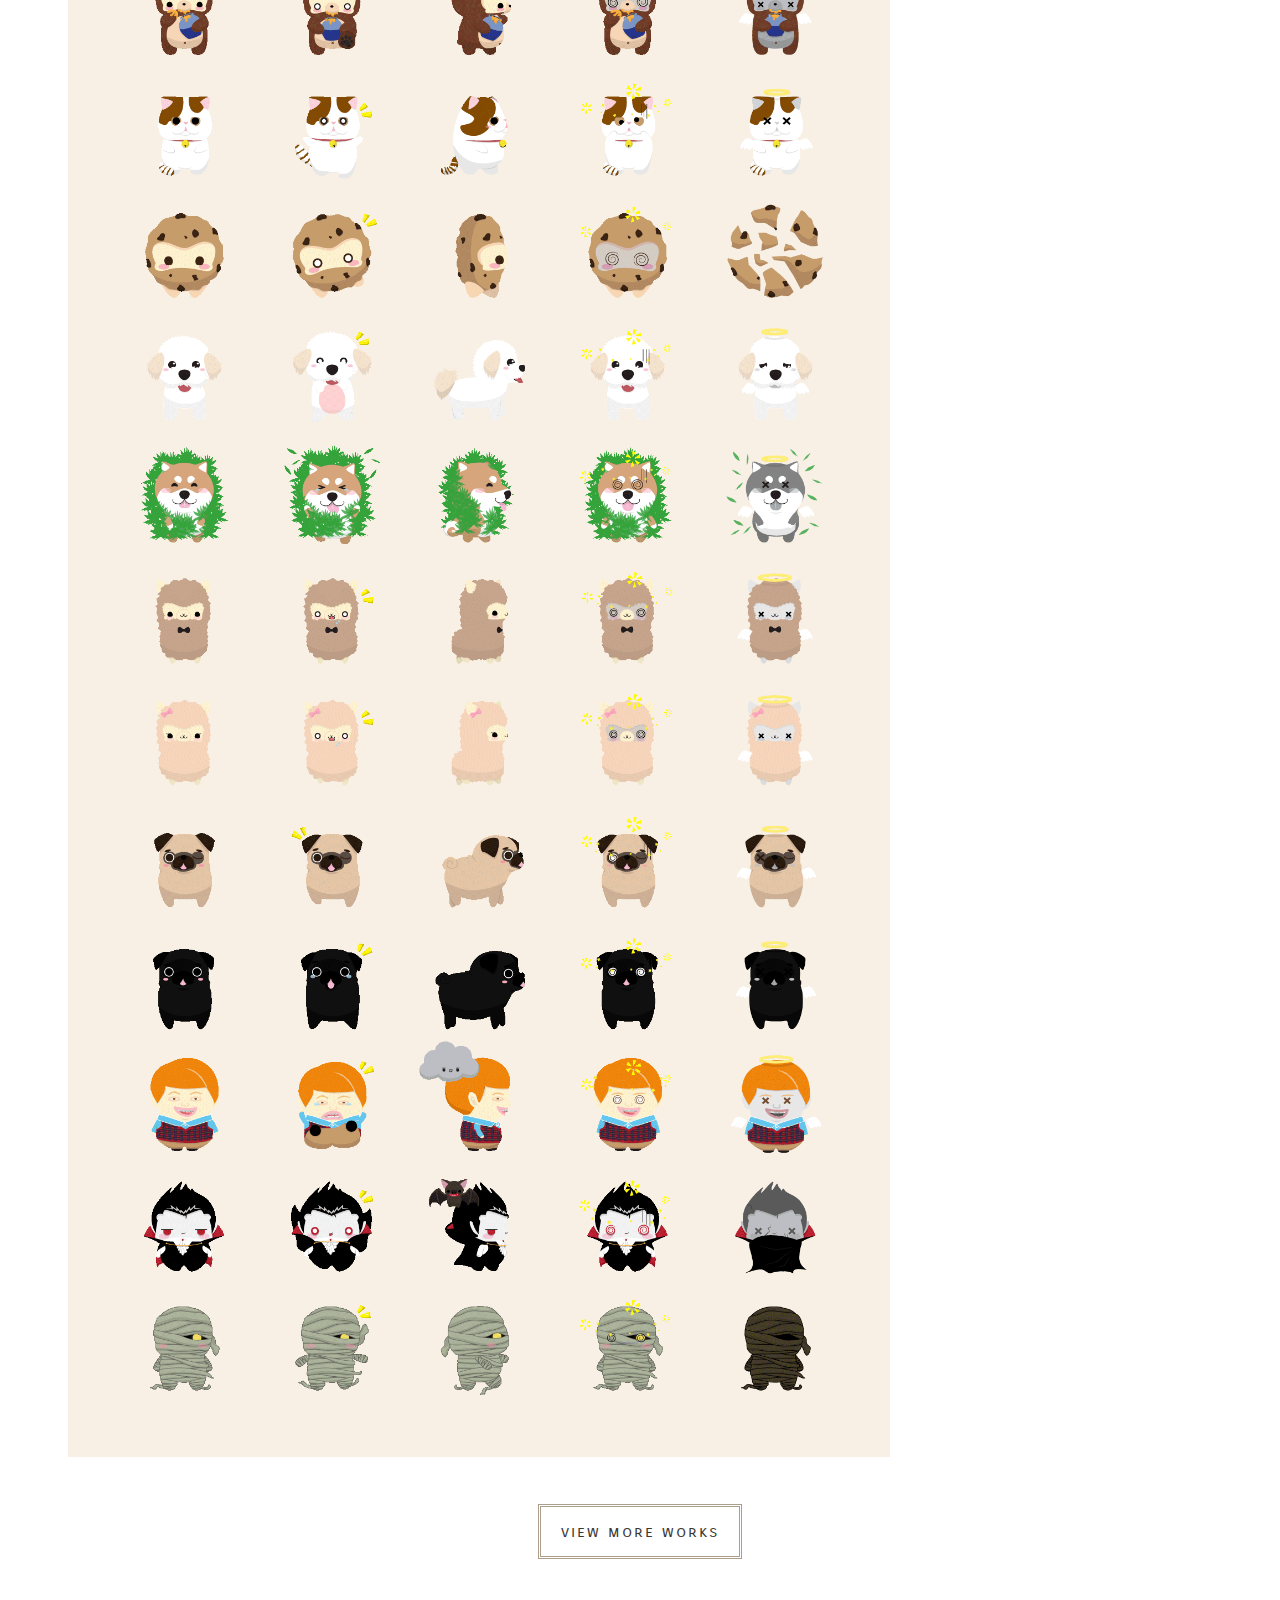
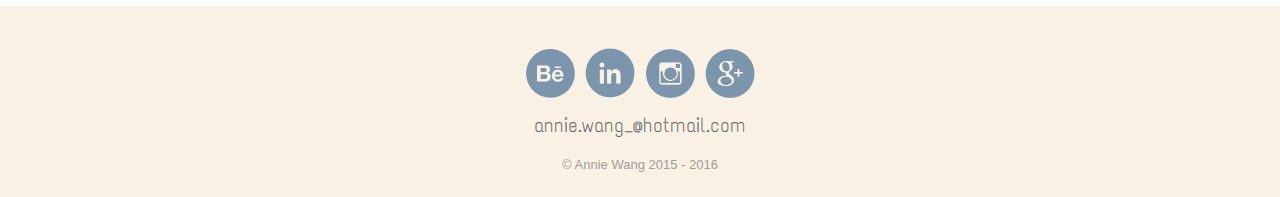
<file: wildrun.html>
<!DOCTYPE html>
<html>
    <head>
        <title>Wild Run</title>
        <meta charset="UTF-8">
        <meta name="viewport" content="width=device-width, initial-scale=1.0">
        <link rel="icon" href="img/AWLogo1.png" type="image/x-icon">
        <link href='//fonts.googleapis.com/css?family=Carrois+Gothic+SC|Text+Me+One' rel='stylesheet' type='text/css'>
        <link rel="stylesheet" type="text/css" href="css/projects.css">
        <link rel="stylesheet" type="text/css" href="css/animsition.css">
    </head>
    <body>
        <header>
            <div class="animsition">
            <a href="index.html" class="animsition-link">
                <img class="logo" src="img/AWLogo.png" alt="Annie Wang">
            </a>
            </div>
        </header>

            <div class="project-meta">
                <p><strong class="strong">Role: </strong>Game Graphic & Art Design</p>
                <p><strong class="strong">Publisher: </strong>Thumbspire</p>
                <p><strong class="strong">Year: </strong>August - November 2015</p>
                <a class="btn" href="https://itunes.apple.com/ca/app/wild-run/id1046098711?mt=8" onclick="target='_blank'">download on app store
                </a>
            </div>

            <div class="image-list">
                <img src="img/WildRun_Promo_1560x750.jpg" alt="Wild Run Cross Promotion" />
                <img src="img/WildRun_Intro.png" alt="Wild Run Intro" />
                <img src="img/WildRun_Gameplay.png" alt="Wild Run Game Play Screenshots" />

                <iframe width="1920" height="1080" src="https://www.youtube.com/embed/kZN0h7qL3IQ?list=PLV6u6XXXLXFnzEFRiRtN6vRY7ce7zMQ7C" frameborder="0" allowfullscreen></iframe>

                <img src="img/WildRun_Process.png" alt="Wild Run Process" />
                <img src="img/WildRun_Characters.gif" alt="Wild Run Characters" />
            </div>

            <div>
                <div class="btnpos">
                    <a class="btn" href="index.html#works">
                        view more works
                    </a>
                </div>
            </div>

        <div class="footer">
            <div class="contact">
            <a href="https://www.behance.net/AnnieWang" onclick="target='_blank'">
                <img src="img/behance.png" height="50" width="50" alt="Behance">
            </a>
            <a href="https://ca.linkedin.com/pub/annie-wang/b6/4a6/b60" onclick="target='_blank'">
                <img src="img/linkedin.png" height="50" width="50" alt="Linkedin">
            </a>
            <a href="https://instagram.com/annie_ywang/" onclick="target='_blank'">
                <img src="img/instagram.png" height="50" width="50" alt="Instagram">
            </a>
            <a href="https://plus.google.com/+AnnieWang92" onclick="target='_blank'">
                <img src="img/google+.png" height="50" width="50" alt="Google+">
            </a>
            <p>annie.wang_@hotmail.com</p>
            <p class="copyright">© Annie Wang 2015 - 2016</p>
        </div>
        </div>

        <script type="text/javascript" src="js/jquery.min.js"></script>
        <script src="js/jquery.animsition.js"></script>
        <script type="text/javascript">
        $(document).ready(function() {

            $(".animsition").animsition({

            inClass               :   'flip-in-y',
            outClass              :   'flip-out-y',
            inDuration            :    1500,
            outDuration           :    800,
            linkElement           :   '.animsition-link',
            // e.g. linkElement   :   'a:not([target="_blank"]):not([href^=#])'
            loading               :    true,
            loadingParentElement  :   'body', //animsition wrapper element
            loadingClass          :   'animsition-loading',
            unSupportCss          : [ 'animation-duration',
                              '-webkit-animation-duration',
                              '-o-animation-duration'
                            ],
            //"unSupportCss" option allows you to disable the "animsition" in case the css property in the array is not supported by your browser.
            //The default setting is to disable the "animsition" in a browser that does not support "animation-duration".

            overlay               :   false,

            overlayClass          :   'animsition-overlay-slide',
            overlayParentElement  :   'body'
            });
        });
        </script>

    </body>
</html>
</file>
<file: css/scrollnavi.css>
*{ margin: 0;padding: 0;}

            body{
                color: white;
                font-size: 24px;
                font-family: 'Text Me One', sans-serif;
                text-align: center;
            }

            *, *::after, *::before{
            -webkit-box-sizing: border-box;
            -moz-box-sizing: border-box;
            box-sizing: border-box;
            }

            @font-face {
                font-family:'Moon';
                src: url('../fonts/Moon Bold.otf');
            }

            #nav{
                width: 100%;
                line-height: 70px;
                height: 70px;
                background-color: rgba(255,255,255,0.80);
                font-size: 18px;
                font-weight: 700;
                color: #CCB3C0;
                position: absolute;
                text-align: center;
                z-index: 10000;
                -webkit-font-smoothing: antialiased;
                -moz-osx-font-smoothing: grayscale;
            }

            a{
                color: #79766F;
                text-decoration: none;
                text-transform: uppercase;
            }

            nav .dot {
                color: #79766F;
                display: inline-block;
                padding-left: 1.5em;
                padding-right: 1.5em;
            }

            a:hover, a:focus {
                border-bottom: 1px solid #CCB3C0;
                padding-bottom: 3px;
            }

            nav {
                padding-left: 1em;
                padding-right: 1em;
                display: inline-block;
                letter-spacing: .480em;
            }

            .container{
                margin: 0 auto;
                width: 980px;
            }

            #backtotop, .backtotop {
                width: 10%;
                text-indent: -9999px;
                position: fixed;
                top: 50px;
                left: 30px;
                z-index: 20000;

                -webkit-animation-name: ballon-float;
                -webkit-animation-duration: 5s;
                -webkit-animation-iteration-count: infinite;
            }

            @-webkit-keyframes ballon-float {
                0% {
                    top: 7%;
                }
                20% {
                    top: 6%;
                }
                30% {
                    top: 5%;
                }
                40% {
                    top: 5%;
                }
                50% {
                    top: 6%;
                }
                60% {
                    top: 7%;
                }
                70% {
                    top: 6%;
                }
                80% {
                    top: 5%;
                }
                90% {
                    top: 5%;
                }
                100% {
                    top: 6%;
                }
            }

            #home{
                background: #f9f1e4;
                width: 100%;
                float: left;
                overflow: auto;
                height: 1000px;
            }

            .logo {
                display: inline-block;
/*                margin: 0 auto;*/
                margin-top: 4em;
                margin-left: 2em;
                margin-right: 2em;
            }

            #home h1 {
                font-family: 'Moon', sans-serif;
                font-size: 56px; /*80*/
                letter-spacing: 0.05em;
                color: #92D3D0;
                margin-top: 0;
                margin-bottom: 0.05em;
                text-align: center;
                text-transform: uppercase;
                -webkit-font-smoothing: antialiased;
            }

            h1 {
                font-family: 'Text Me One', sans-serif;
                margin-top: 20px;
                font-size: 30px;
                font-weight: 300;
/*                letter-spacing: 0.4em;*/
                color: #666666;
                text-align: center;
                text-transform: uppercase;
                -webkit-font-smoothing: antialiased;
            }

            .lable {
                font-family: 'Source Sans Pro', sans-serif;
                font-size: 32px; /*40*/
                font-weight: 400;
                font-style: italic;
                color: #92D3D0;
                text-align: center;
                -webkit-font-smoothing: antialiased;
            }

            #home p {
                font-family: 'Source Sans Pro', sans-serif;
                font-size: 25px; /*27*/
                font-weight: 300;
                font-style: italic;
                text-align: center;
                color: #92D3D0;
/*                margin-top: 0.5em;*/
                margin-bottom: 2.5em;
                text-align: center;
                -webkit-font-smoothing: antialiased;
            }

            .portfolioBG {
                position: relative;
                background: url(../img/PortfolioBG.png) no-repeat 50% 0px fixed;
                background-size: 100%;
            }

            .icons {
                width: 10%;
                margin-left: auto;
                margin-right: auto;
                margin-top: 1.3em;
                margin-bottom: 1.3em;
            }

            .title {
                font-family: 'Source Sans Pro', sans-serif;
                font-weight: 600;
                width: 100%;
                float: left;
                padding: 1em 1em 0;
                color: #7b95ac;
                font-size: 16px;
                margin-bottom: 3em;
                letter-spacing: 0;
                -webkit-box-sizing: border-box;
                box-sizing: border-box;
            }

            .interestLogos {
                width: 20%;
                position: relative;
                display: inline-block;
                margin-top: 1em;
            }

            .interestLogos img {
                width: 50%;
            }

            #projects{
                background: #FFFFFF;
                width: 100%;
                float: left;
                overflow: auto;
            }

            .animsition {
                margin: 3em 0 3em 0;
            }

            .animsition-link a:hover {
                border-bottom: none;
            }

            .project-1,
            .project-2,
            .project-3,
            .project-4,
            .project-5,
            .project-6 {
                width: 25%;
                position: relative;
                display: inline-block;
                margin: 0.25em;
            }

            .bbox {
                overflow: hidden;
                float: left;
                position: relative;
                height: auto;
            }


            .project-1 img,
            .project-2 img,
            .project-3 img,
            .project-4 img,
            .project-5 img,
            .project-6 img {
                width: 100%;
                display: block;
            }

            .hover-caption-box {
                background: rgba(123,149,172, .8);
                color: white;
                left: 0;
                top: 0;
                position: absolute;
                width: 100%;
                height: 100%;
                z-index: 100;
                opacity: 0;
                -webkit-transition: opacity 500ms;
                -moz-transition: opacity 500ms;
                -o-transition: opacity 500ms;
                transition: opacity 500ms;
            }

            .hover-caption-box h3 {
                font-family: 'Source Sans Pro', sans-serif;
                font-weight: 600;
                letter-spacing: 0.05em;
                -webkit-font-smoothing: antialiased;
            }

            .hover-caption-box p {
                font-family: 'Text Me One', sans-serif;
                font-size: 18px;
                text-transform: none;
            }

            .caption {
                position: absolute;
                top: 0;
                bottom: 0;
                left: 0;
                right: 0;
                width: 100%;
                height: 10%;
                margin: auto;
            }

            .project-1 .bbox:hover .hover-caption-box,
            .project-2 .bbox:hover .hover-caption-box,
            .project-3 .bbox:hover .hover-caption-box,
            .project-4 .bbox:hover .hover-caption-box,
            .project-5 .bbox:hover .hover-caption-box,
            .project-6 .bbox:hover .hover-caption-box {
                opacity: 1;
            }

            #contact{
                background: #f9f1e4;
                width: 100%;
                float: left;
                overflow: auto;
                height: 1000px;
            }

            .contactText {
                font-family: 'Source Sans Pro', sans-serif;
                font-size: 55px;
                color: #7B95AC;
                margin-top: 3em;
                padding-left: 0;
                font-weight: 600;
                letter-spacing: 0;
                text-transform: none;
                -webkit-font-smoothing: antialiased;
            }

            hr {
                width: 7%;
                margin-left: auto;
                margin-right: auto;
                margin-top: 0.3em;
                margin-bottom: 0.3em;
                color: #7B95AC;
                background-color: #7B95AC;
                border-style: solid;
            }

            .contactmsg{
                font-family: 'Source Sans Pro', sans-serif;
                font-size: 28px;
                color: #ACA08D;
                margin-top: 1.5em;
                margin-bottom: 1.5em;;
                font-weight: 300;
                -webkit-font-smoothing: antialiased;
            }

            .email {
                font-family: 'Source Sans Pro', sans-serif;
                color: #ACA08D;
                margin-top: 0.5em;
                margin-bottom: 3em;
                font-size: 34px;
            }

            .longline {
                width: 55%;
                opacity: 0.5;
                height: 6px;
                background: url(http://ibrahimjabbari.com/english/images/hr-12.png) repeat-x 0 0;
                border: 0;
            }

            .socialmedia {
                margin-top: 1em;
            }

            .socialmedia a {
                border-bottom: none;
            }

            .socialmedia a:hover {
                opacity: 0.7;
            }

            .copyright {
                font-family: 'Source Sans Pro', sans-serif;
                font-size: 20px;
                color: #ACA08D;
                padding: 1em 1em;
            }

@media only screen 
  and (min-device-width: 320px) 
  and (max-device-width: 640px)
  and (-webkit-min-device-pixel-ratio: 2)
  and (orientation: portrait) {

            #nav {
                line-height: 60px;
                height: 60px;
                font-size: 14px;
            }

            nav {
                padding-left: 0.5em;
                padding-right: 0.5em;
                letter-spacing: 0.28em;
            }

            nav .dot {
                padding-left: 0;
                padding-right: 0;
            }

            .container{
                margin: 0 auto;
                width: 100%;
                float: left;
            }

            .logo {
                width: 60%;
                margin-top: 2em;
                margin-left: 0.5em;
                margin-right: 0.5em;
            }

            #home{
/*                line-height: 50px;*/
                height: 773px;
            }

            .portfolioBG {
                position: relative;
                background: url(../img/PortfolioBG_V.png) no-repeat 50% 0px fixed;
                background-size: 100%;
                height: 700px;
            }

             #home h1 {
                font-size: 32px;
            }

            .lable {
                margin-top: 0;
                font-size: 18px;
            }

            #home p {
                margin-top: 0;
                margin-bottom: 1.5em;
/*                line-height: 30px;*/
                font-size: 15px;
            }

            hr {
                width: 20%;
            }

            .interestLogos {
                width: 30%;
                line-height: 40px;
                margin-top: 0.5em;
            }

            .title {
                font-size: 8px;
                padding: 0;
                margin-bottom: 0.5em;
                line-height: 25px;
            }

            .icons {
                width: 15%;
                margin-top: 0.5em;
                margin-bottom: 0.5em;
            }

            #projects .animsition {
                width: 90%;
                margin-left: 0;
                margin-right: 0;
                margin-top: 2em;
                margin-bottom: 1em;
            }

            .project-1,
            .project-2,
            .project-3,
            .project-4,
            .project-5,
            .project-6 {
                width: auto;
            }

            #contact {
                height: 700px;
            }

            .contactText {
                margin-top: 2em;
                font-size: 45px;
            }

            .contactmsg {
                width: 70%;
                margin: auto;
                margin-top: 1.5em;
                margin-bottom: 1.5em;
                font-size: 18px;
            }

            .email {
                font-size: 24px;
            }

            .copyright {
                font-size: 14px;
                padding: 1.5em 1.5em;
            }

            #backtotop, .backtotop {
                visibility: hidden;
            }
}

@media only screen 
  and (min-device-width: 320px) 
  and (max-device-width: 736px)
  and (-webkit-min-device-pixel-ratio: 2)
  and (orientation: landscape) {

            #nav {
                line-height: 60px;
                height: 60px;
                font-size: 14px;
            }

            .container {
                width: 100%;
            }


            .logo {
                width: 30%;
                margin-top: 1.5em;
                margin-left: 1em;
                margin-right: 1em;
            }

            #home {
                height: 800px;
            }

            #home h1 {
                font-size: 32px;
            }

            .lable {
                font-size: 18px;
            }

            #home p {
                font-size: 15px;
            }

            .interestLogos {
                width: 25%;
                margin-top: 10em;
            }

            .title {
                font-size: 10px;
            }

            .animsition {
                width: 90%;
                margin: 3em 0 3em 0;
            }

            .project-1,
            .project-2,
            .project-3,
            .project-4,
            .project-5,
            .project-6 {
                width: 48%;
                margin: 0.1em;
            }

            #contact {
                height: 600px;
            }

            .contactText {
                margin-top: 1.5em;
                font-size: 45px;
            }

            .contactmsg {
                font-size: 18px;
            }

            .email {
                font-size: 24px;
            }

            .copyright {
                font-size: 14px;
            }

            #backtotop, .backtotop {
                visibility: hidden;
            }
}

@media only screen 
  and (min-device-width: 768px) 
  and (max-device-width: 1024px) 
  and (orientation: portrait) 
  and (-webkit-min-device-pixel-ratio: 2) {

            .container {
                width: 100%;
            }

            .portfolioBG {
                position: relative;
                background: url(../img/PortfolioBG_V.png) no-repeat 50% 0px fixed;
                background-size: 100%;
                height: 900px;
            }

            .logo {
                margin-top: 4.5em;
            }

            #home p {
                margin-bottom: 1.5em;
            }

            .interestLogos {
                width: 30%;
                margin-top: 0;
            }

            .title {
                font-size: 12px;
            }

            .animsition {
                width: auto;
                margin: 3em 0 3em 0;
            }

            .project-1,
            .project-2,
            .project-3,
            .project-4,
            .project-5,
            .project-6 {
                width: 40%;
            }

            .contactmsg {
                width: 68%;
                margin-left: auto;
                margin-right: auto;
            }
    }


@media only screen 
  and (min-device-width: 768px) 
  and (max-device-width: 1024px) 
  and (orientation: landscape) 
  and (-webkit-min-device-pixel-ratio: 2) {

            #home {
                height: 700px;
            }

            .logo {
                width: 30%;
                margin-top: 1.5em;
            }

            #home h1 {
                font-size: 36px;
            }

            .lable {
                font-size: 20px;
            }

            #home p {
                font-size: 17px;
                margin-bottom: 1.5em;
            }

            .interestLogos {
                width: 25%;
                margin-top: 0;
            }

            .interestLogos img {
                width: 40%;
            }

            .title {
                font-size: 12px;
            }

            #contact {
                height: 700px;
            }

            .animsition {
                margin: 3em 0 3em 0;
            }

            .project-1,
            .project-2,
            .project-3,
            .project-4,
            .project-5,
            .project-6 {
                width: 28%;
            }
    }

@media screen 
  and (min-device-width: 1200px) 
  and (max-device-width: 1600px) 
  and (-webkit-min-device-pixel-ratio: 1) {

            #nav {
                line-height: 60px;
                height: 60px;
                font-size: 14px;
            }

            #home {
                height: 700px;
            }

            .logo {
                width: 20%;
                margin-top: 2.5em;
            }

            #home h1 {
                font-size: 38px;
            }

            .lable {
                font-size: 21px;
            }

            #home p {
                font-size: 17px;
                margin-bottom: 0.5em;
            }

            .interestLogos {
                width: 17%;
            }

            .title {
                font-size: 12px;
            }

            #contact {
                height: 700px;
            }

            .contactText {
                font-size: 45px;
            }

            .contactmsg {
                font-size: 18px;
            }

            .email {
                font-size: 24px;
            }

            .copyright {
                font-size: 14px;
                padding: 1.5em 1.5em;
            }
    }
</file>
<file: css/projects.css>
body{
                color: white;
                font-size: 24px;
                font-family: 'Text Me One', sans-serif;
                text-align: center;
            }

            header {
                width: 100%;
                position: absolute;
                padding: 1em 0;
                left: 0;
                top: 0;
                background-color: #F9F1E4;
                -webkit-box-sizing: border-box;
                box-sizing: border-box;
            }

            header > div {
                width: 980px;
                margin: 0 auto;
            }

            .logo {
                width: 10%;
                margin-top: 0.5em;
            }

            .animsition {
                width: 70%;
            }

            .project-meta {
                font-family: 'Source Sans Pro', sans-serif;
                font-size: 21px;
                color: #fdbe87;
                right: 0;
                margin-top: 0.5em;
                margin-right: 5em;
                text-align: left;
                line-height: 15px;
                position: fixed;
            }

/*            .strong {
                font-family: 'Carrois Gothic SC', sans-serif;
                letter-spacing: 0.1em;
            }*/

            .image-list {
                width: 70%;
                position: relative;
                display: block;
                margin-top: 8.5em;
                padding: 1em 3.5em 0;
            }

            .image-list img {
                width: 100%;
                margin-top: 0;
                margin-bottom: 0.5em;
            }

            .project {
                width: 100%;
                float: left;
                padding: 1em 1em 0;
                color: #fdbe87;
                font-size: 14px;
                margin-bottom: 1em;
                letter-spacing: 0;
                -webkit-box-sizing: border-box;
                box-sizing: border-box;
            }

            .project h2{
                font-family: 'Carrois Gothic SC', sans-serif;
                font-size: 38px;
                letter-spacing: 0.1em;
                margin-bottom: 0.3em;
            }

            hr {
                width: 5%;
                border-style: solid;
                margin-bottom:2em;
            }

            .project p {
                width: 50%;
                font-size: 20px;
                margin-left: auto;
                margin-right: auto;
            }

            .item{
                position: relative;
                display: inline-block;
                margin-top: 6.5em;
                margin-left: auto;
                margin-right: auto;
            }

            .item p {
                color: #666666;
                font-size: 20px;
            }

            .item img {
                width: 60%;
                margin-top: 2em;
                margin-bottom: 1em;
            }

            .jenswebimg {
                display: inline;
            }

            .jenswebimg img {
                width: 60%;
                margin-top: 2em;
                margin-bottom: 1em;
            }

            .jens {
                width: 50%;
                color: #666666;
                font-size: 16px;
                text-align: left;
                margin-left: auto;
                margin-right: auto;
            }

            iframe {
                width: 100%;
                height: 749px;
                display: block;
                margin-left: auto;
                margin-right: auto;
                margin-top: 0;
                margin-bottom: 1em;
            }

            .topbtn {
                margin-top: 2em;
                margin-bottom: 2em;
            }

            .btnpos {
                margin-top: 0.5em;
                margin-bottom: 0.5em;
            }

            .btn {
                font-family: 'Carrois Gothic SC', sans-serif;
                font-size: 20px;
                color: #3A3835;
                text-decoration: none;
                border-style: double;
                border-color: #ACA08D;
                line-height: 100px;
                letter-spacing: 2px;
                padding: 20px 25px;
            }

            a.btn:hover, a.btn:focus {
                border-style: solid;
                border-color: #fdbe87;
                box-shadow: inset 0 0 0 2.5px #fdbe87;
                transition: box-shadow 0.2s;
            }

            .mobile{
                width: 28.3%;
                display: inline-block;
            }

            .feature {
                text-decoration: none;
                color: #666666;
            }

            .item .shootingstars {
                width: 45%;
                margin: 0;
            }

            .screenshots-container {
                width: 80%;
                margin-left: auto;
                margin-right: auto;
                height: auto;
                display: inline-block;
                position: relative;
                float: none;
            }


            .screenshots-container img {
                width: 30%;
                margin: 0.3em;
                display: inline-block;
                position: relative;
            }

            .mobile-container {
                width: 80%;
                margin-left: auto;
                margin-right: auto;
                height: auto;
                display: inline-block;
                position: relative;
                float: none;
            }


            .mobile-container img {
                width: auto;
                margin: 0.3em;
                display: inline-block;
                position: relative;
            }

            .colourpalettes img {
                width: auto;
                margin-bottom: 2em;
            }

            .footer {
                width: 100%;
                position: absolute;
                background-color: #F9F1E4;
                margin-top: 1em;
                padding: 0.5em;
                left: 0;
                -webkit-box-sizing: border-box;
                box-sizing: border-box;
            }

            .contact {
                color: #ACA08D;
                font-size: 20px;
                margin-top: 1.5em;

            }

            .contact a {
                text-decoration: none;
            }

            .contact a:hover {
                opacity: 0.7;
            }

            .contact p {
                margin-top: 0.5em;
                color: #666666;
            }

            .copyright {
                font-family: 'Source Sans Pro', sans-serif;
                font-size: 15px;
                color: #ACA08D;
                opacity: 0.6;
            }

@media only screen 
  and (min-device-width: 320px) 
  and (max-device-width: 480px)
  and (-webkit-min-device-pixel-ratio: 2)
  and (orientation: portrait) {

            body {
                margin: 0;
            }

            header {
                padding: 0;
            }

            .logo {
                width: 25%;
                margin-top: 0.3em;
            }

            .project-meta {
                font-size: 12px;
                margin-top: 8.5em;
                margin-right: 0;
                text-align: center;
                line-height: 10px;
                position: relative;
            }

            .image-list {
                width: auto;
                line-height: 0;
                margin-top: 0.5em;
                padding: 0;
            }

            .image-list img {
                margin-top: 0;
                margin-bottom: 0;
            }

            .project h2{
                font-size: 21px;
                letter-spacing: 0.05em;
            }

            hr {
                width: 15%;
            }

            .project p {
                margin-top: 2em;
                margin-bottom: 1em;
            }

            .item{
                width: 100%;
                margin-top: 4em;
            }

            .item p {
                width: 95%;
                font-size: 14px;
            }

            .item img {
                width: 95%;
                margin-top: 0;
            }

            iframe {
                height: 202px;
                margin-top: 0.3em;
                margin-bottom: 0.3em;
            }

            .btn {
                font-size: 12px;
                line-height: 50px;
                padding: 10px 15px;
            }

            .btnpos {
                margin-bottom: 0;
            }

            .item .shootingstars {
                width: 85%;
            }

            .mobile {
                width: 65%;
            }

            .mobile-container img {
                width: auto;
            }

            .colourpalettes img {
                width: 60%;
                margin-bottom: 1em;
            }

            .footer {
                margin-top: 0.5em;
            }

            .contact img {
                width: 10%;
                height: 10%;
                margin-left: 0.5em;
                margin-right: 0.5em;
            }

            .copyright {
                font-size: 12px;
            }
}

@media only screen 
  and (min-device-width: 320px) 
  and (max-device-width: 736px)
  and (-webkit-min-device-pixel-ratio: 2)
  and (orientation: landscape) {

            body {
                margin: 0;
            }

            header {
                padding: 0;
            }

            .logo {
                width: 15%;
                margin-top: 0.3em;
            }

            .project-meta {
                font-size: 10px;
                margin-top: 9.5em;
                margin-right: 0;
                text-align: center;
                line-height: 10px;
                position: relative;
            }

            .image-list {
                width: auto;
                line-height: 0;
                margin-top: 0.5em;
                padding: 0;
            }

            .image-list img {
                margin-top: 0;
                margin-bottom: 0;
            }

            .item {
                width: 100%;
                margin-top: 4em;
            }

            .item p {
                font-size: 16px;
            }

            .item img {
                width: 80%;
            }

            .project {
                padding: 0;
            }

            .project h2 {
                font-size: 28px;
                letter-spacing: 0.03em;
            }

            .project p {
                width: 80%;
                font-size: 16px;
            }

            .btn {
                font-size: 12px;
                padding: 10px 15px;
                line-height: 50px;
            }

            .btnpos {
                margin-top: 1em;
                margin-bottom: 0;
            }

            iframe {
                height: 367px;
                margin-top: 0.3em;
                margin-bottom: 0.3em;
            }

            .screenshots-container {
                width: 100%;
            }

            .screenshots-container img {
                width: 40%;
            }

            .item .shootingstars {
                width: 60%;
            }

            .jens {
                width: 80%;
            }

            .item .jenswebimg {
                width: 60%;
            }

            .mobile img {
                width: 60%;
            }

            .mobile-container img {
                width: auto;
            }

            .colourpalettes img {
                width: 40%;
            }

            .contact img {
                width: 6%;
                height: 6%;
                margin-left: 0.4em;
                margin-right: 0.4em;
            }

            .copyright {
                font-size: 14px;
            }
}

@media only screen 
  and (min-device-width: 768px) 
  and (max-device-width: 1024px) 
  and (orientation: portrait) 
  and (-webkit-min-device-pixel-ratio: 2) {

            body {
                margin: 0;
            }

            header {
                padding: 0.5em 0;
            }

            .logo {
                width: 20%;
                margin-top: 0.5em;
            }

            .project-meta {
                font-size: 14px;
                margin-top: 12em;
                margin-right: 0;
                text-align: center;
                line-height: 10px;
                position: relative;
            }

            .image-list {
                width: auto;
                line-height: 0;
                margin-top: 0.5em;
                padding: 0;
            }

            .image-list img {
                width: 100%;
                margin-top: 0;
                margin-bottom: 0;
            }

            .btn {
                font-size: 16px;
                line-height: 70px;
                padding: 15px 20px;
            }

            .item {
                width: 100%;
                margin-top: 4.5em;
            }

            .project h2 {
                letter-spacing: 0.03em;
            }

            .project p {
                width: 77%;
            }

            .item p {
                font-size: 24px;
            }

            .item img {
                width: 75%;
            }

            .item .shootingstars {
                width: 60%;
            }

            .jens {
                width: 77%;
            }

            .mobile {
                width: 50%;
            }

            .mobile-container img {
                width: auto;
            }

            .colourpalettes img {
                width: auto;
            }

            iframe {
                width: 100%;
                height: 423px;
                margin-top: 0.5em;
                margin-bottom: 0.5em;
            }

            .btnpos {
                margin-top: 1em;
                margin-bottom: 0;
            }
}

@media only screen 
  and (min-device-width: 768px) 
  and (max-device-width: 1024px) 
  and (orientation: landscape) 
  and (-webkit-min-device-pixel-ratio: 2) {

            header {
                padding: 0.3em 0;
            }

            .logo {
                width: 10.5%;
                margin-top: 0.3em;
            }

            .project-meta {
                font-size: 14px;
                margin-top: 1em;
                margin-right: 2em;
                line-height: 10px;
            }

            .btn {
                font-size: 16px;
                line-height: 75px;
                letter-spacing: 1px;
                padding: 15px 15px;
            }

            .image-list {
                margin-top: 4em;
                padding: 1em 1em 0;
            }

            .image-list img {
                margin-bottom: 0.2em;
            }

            .item {
                width: 100%;
                margin-top: 4.5em;
            }

            .item img {
                width: 80%;
            }

            .project h2 {
                letter-spacing: 0.03em;
            }

            .project p {
                width: 80%;
            }

            iframe {
                height: 400px;
                margin-bottom: 0.5em;
            }

            .screenshots-container img {
                width: 45%;
            }

            .item .shootingstars {
                width: 50%;
            }

            .jens {
                width: 80%;
            }

            .item .jenswebimg {
                width: 60%;
            }

            .mobile img {
                width: 60%;
            }

            .mobile-container img {
                width: auto;
            }

            .colourpalettes img {
                width: auto;
            }

            .btnpos {
                margin-top: 0;
                margin-bottom: 0;
            }

            .footer {
                margin-top: 0.5em;
            }
}

@media screen 
  and (min-device-width: 1200px) 
  and (max-device-width: 1600px) 
  and (-webkit-min-device-pixel-ratio: 1) {

            header {
                padding: 0.3em 0;
            }

            .logo {
                margin-top: 0.3em;
            }

            .project-meta {
                font-size: 14px;
                margin-top: 1em;
                margin-right: 7em;
            }

            .image-list {
                width: 65%;
                margin-top: 5em;
                padding: 1em 2.5em 0;
            }

            .image-list img {
                margin-top: 0;
                margin-bottom: 0.3em;
            }

            .project {
                padding: 0;
            }

            .project h2 {
                font-size: 28px;
            }

            .item p {
                font-size: 16px;
            }

            .btn {
                font-size: 16px;
                padding: 15px 20px;
            }

            iframe {
                width: 100%;
                height: 487px;
                margin-bottom: 0.5em;
            }

            .footer {
                margin-top: 0.5em;
            }

            .copyright {
                font-size: 13px;
            }
}
</file>
